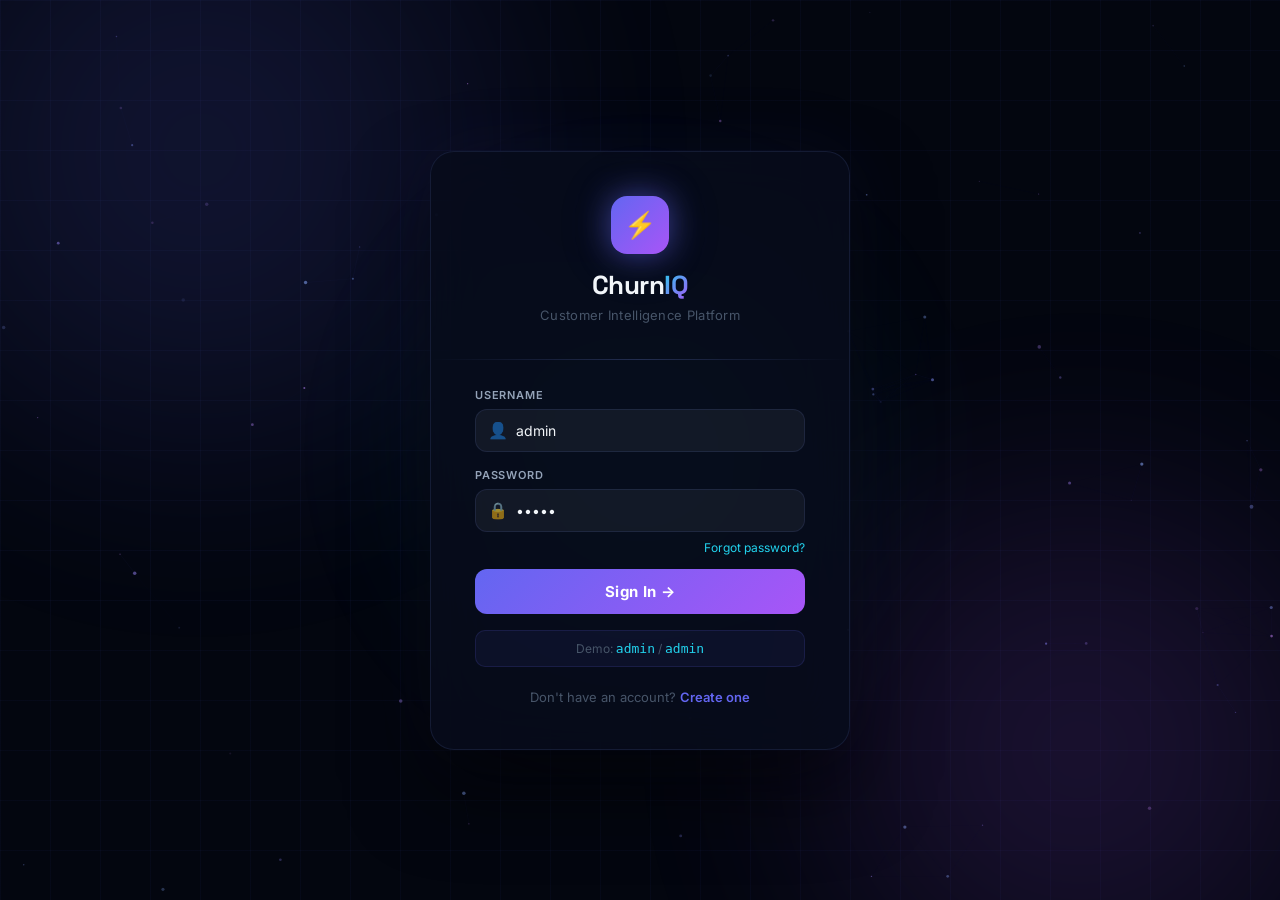
<file: templates/index.html>
<!DOCTYPE html>
<html lang="en">
<head>
<meta charset="UTF-8">
<meta name="viewport" content="width=device-width, initial-scale=1.0">
<title>ChurnLens — Login</title>
<link href="https://fonts.googleapis.com/css2?family=Inter:wght@300;400;500;600;700;800;900&family=Space+Grotesk:wght@400;500;600;700&display=swap" rel="stylesheet">
<style>
*{margin:0;padding:0;box-sizing:border-box;}
:root{
  --bg:#03060f;--card:rgba(12,18,35,0.9);
  --accent:#6366f1;--accent2:#22d3ee;--accent3:#a855f7;
  --green:#10b981;--red:#ef4444;--yellow:#f59e0b;
  --text:#f1f5f9;--text2:#94a3b8;--text3:#475569;
  --border:rgba(99,120,200,0.15);--border2:rgba(99,120,200,0.3);
}
body{font-family:'Inter',sans-serif;background:var(--bg);color:var(--text);min-height:100vh;overflow:hidden;}
.scene{position:fixed;inset:0;z-index:0;}
canvas#bg{position:absolute;inset:0;width:100%;height:100%;}
.glow{position:absolute;border-radius:50%;filter:blur(100px);opacity:.18;pointer-events:none;}
.g1{width:700px;height:700px;background:radial-gradient(#6366f1,transparent);top:-200px;left:-150px;animation:drift 10s ease-in-out infinite alternate;}
.g2{width:600px;height:600px;background:radial-gradient(#a855f7,transparent);bottom:-150px;right:-100px;animation:drift 14s ease-in-out infinite alternate-reverse;}
.g3{width:400px;height:400px;background:radial-gradient(#22d3ee,transparent);top:50%;left:50%;transform:translate(-50%,-50%);animation:pulse2 6s ease-in-out infinite;}
@keyframes drift{to{transform:translate(60px,40px);}}
@keyframes pulse2{0%,100%{opacity:.12}50%{opacity:.2}}
.grid-bg{position:absolute;inset:0;background-image:linear-gradient(rgba(99,120,255,.04) 1px,transparent 1px),linear-gradient(90deg,rgba(99,120,255,.04) 1px,transparent 1px);background-size:50px 50px;}

.login-wrap{position:relative;z-index:10;min-height:100vh;display:flex;align-items:center;justify-content:center;padding:20px;}
.login-card{
  width:420px;
  background:rgba(8,12,28,0.85);
  border:1px solid var(--border);
  border-radius:24px;
  padding:44px;
  backdrop-filter:blur(30px);
  box-shadow:0 40px 80px rgba(0,0,0,.6),0 0 80px rgba(99,102,241,.08);
  animation:cardIn .6s cubic-bezier(.34,1.56,.64,1);
}
@keyframes cardIn{from{opacity:0;transform:translateY(40px) scale(.96)}to{opacity:1;transform:none}}
.brand{text-align:center;margin-bottom:36px;}
.brand-icon{
  width:58px;height:58px;border-radius:16px;margin:0 auto 14px;
  background:linear-gradient(135deg,var(--accent),var(--accent3));
  display:flex;align-items:center;justify-content:center;font-size:26px;
  box-shadow:0 0 30px rgba(99,102,241,.5),0 0 60px rgba(99,102,241,.15);
  animation:iconPulse 3s ease-in-out infinite;
}
@keyframes iconPulse{0%,100%{box-shadow:0 0 30px rgba(99,102,241,.5)}50%{box-shadow:0 0 50px rgba(99,102,241,.8),0 0 80px rgba(99,102,241,.3)}}
.brand h1{font-family:'Space Grotesk',sans-serif;font-size:26px;font-weight:700;letter-spacing:-.5px;}
.brand h1 span{background:linear-gradient(135deg,var(--accent2),var(--accent3));-webkit-background-clip:text;-webkit-text-fill-color:transparent;}
.brand p{font-size:13px;color:var(--text3);margin-top:5px;letter-spacing:.3px;}
.divider{height:1px;background:linear-gradient(90deg,transparent,var(--border2),transparent);margin:0 -44px 28px;}

.form-group{margin-bottom:16px;}
.form-label{display:block;font-size:11px;font-weight:600;color:var(--text2);letter-spacing:.8px;text-transform:uppercase;margin-bottom:7px;}
.input-wrap{position:relative;}
.input-icon{position:absolute;left:13px;top:50%;transform:translateY(-50%);font-size:16px;pointer-events:none;opacity:.6;}
.form-input{
  width:100%;padding:12px 14px 12px 40px;
  background:rgba(255,255,255,.05);
  border:1px solid var(--border);
  border-radius:12px;color:var(--text);
  font-size:14px;font-family:'Inter',sans-serif;
  outline:none;transition:all .25s;
}
.form-input:focus{border-color:var(--accent);background:rgba(99,102,241,.06);box-shadow:0 0 0 3px rgba(99,102,241,.12);}
.form-input::placeholder{color:var(--text3);}
.forgot{display:flex;justify-content:flex-end;margin-top:-8px;margin-bottom:6px;}
.forgot a{font-size:12px;color:var(--accent2);text-decoration:none;}
.btn-login{
  width:100%;padding:13px;margin-top:8px;
  background:linear-gradient(135deg,var(--accent),var(--accent3));
  border:none;border-radius:12px;color:#fff;
  font-size:15px;font-weight:700;font-family:'Inter',sans-serif;
  cursor:pointer;transition:all .25s;letter-spacing:.3px;
  position:relative;overflow:hidden;
}
.btn-login::before{content:'';position:absolute;inset:0;background:rgba(255,255,255,.1);opacity:0;transition:opacity .2s;}
.btn-login:hover::before{opacity:1;}
.btn-login:hover{transform:translateY(-2px);box-shadow:0 12px 30px rgba(99,102,241,.4);}
.btn-login:active{transform:translateY(0);}
.login-footer{text-align:center;font-size:13px;color:var(--text3);margin-top:22px;}
.login-footer a{color:var(--accent);text-decoration:none;font-weight:600;}
.demo-hint{
  margin-top:16px;padding:10px 14px;
  background:rgba(99,102,241,.07);border:1px solid rgba(99,102,241,.15);
  border-radius:10px;font-size:12px;color:var(--text3);text-align:center;
}
.demo-hint code{color:var(--accent2);font-family:monospace;font-size:13px;}
.error-msg{display:none;margin-top:10px;padding:10px;background:rgba(239,68,68,.12);border:1px solid rgba(239,68,68,.25);border-radius:8px;font-size:13px;color:#fc8181;text-align:center;}
</style>
</head>
<body style="background:#03060f;color:#f1f5f9;">
<div class="scene">
  <canvas id="bg"></canvas>
  <div class="grid-bg"></div>
  <div class="glow g1"></div>
  <div class="glow g2"></div>
  <div class="glow g3"></div>
</div>

<div class="login-wrap">
  <div class="login-card">
    <div class="brand">
      <div class="brand-icon">⚡</div>
      <h1>Churn<span>IQ</span></h1>
      <p>Customer Intelligence Platform</p>
    </div>
    <div class="divider"></div>

    <div class="form-group">
      <label class="form-label">Username</label>
      <div class="input-wrap">
        <span class="input-icon">👤</span>
        <input class="form-input" id="uname" placeholder="Enter your username" value="admin">
      </div>
    </div>
    <div class="form-group">
      <label class="form-label">Password</label>
      <div class="input-wrap">
        <span class="input-icon">🔒</span>
        <input class="form-input" id="upass" type="password" placeholder="Enter your password" value="admin">
      </div>
    </div>
    <div class="forgot"><a href="#">Forgot password?</a></div>
    <div id="errMsg" class="error-msg">Invalid username or password.</div>
    <button class="btn-login" onclick="doLogin()">Sign In →</button>
    <div class="demo-hint">Demo: <code>admin</code> / <code>admin</code></div>
    <div class="login-footer">Don't have an account? <a href="/register">Create one</a></div>
  </div>
</div>

<script>
// Particle canvas bg
const canvas = document.getElementById('bg');
const ctx = canvas.getContext('2d');
let W,H,particles=[];
function resize(){W=canvas.width=window.innerWidth;H=canvas.height=window.innerHeight;init();}
function init(){
  particles=[];
  for(let i=0;i<80;i++) particles.push({
    x:Math.random()*W, y:Math.random()*H,
    vx:(Math.random()-.5)*.3, vy:(Math.random()-.5)*.3,
    r:Math.random()*1.5+.5, a:Math.random()*.5+.1,
    c:`hsl(${220+Math.random()*60},70%,70%)`
  });
}
function draw(){
  ctx.clearRect(0,0,W,H);
  particles.forEach(p=>{
    p.x+=p.vx; p.y+=p.vy;
    if(p.x<0||p.x>W)p.vx*=-1;
    if(p.y<0||p.y>H)p.vy*=-1;
    ctx.beginPath();ctx.arc(p.x,p.y,p.r,0,Math.PI*2);
    ctx.fillStyle=p.c;ctx.globalAlpha=p.a;ctx.fill();
  });
  // connections
  ctx.globalAlpha=1;
  for(let i=0;i<particles.length;i++){
    for(let j=i+1;j<particles.length;j++){
      const dx=particles[i].x-particles[j].x, dy=particles[i].y-particles[j].y;
      const d=Math.sqrt(dx*dx+dy*dy);
      if(d<100){
        ctx.beginPath();ctx.moveTo(particles[i].x,particles[i].y);ctx.lineTo(particles[j].x,particles[j].y);
        ctx.strokeStyle=`rgba(99,102,241,${.08*(1-d/100)})`;ctx.lineWidth=.5;ctx.stroke();
      }
    }
  }
  requestAnimationFrame(draw);
}
window.addEventListener('resize',resize);resize();draw();

function doLogin(){
  const u = document.getElementById('uname').value.trim();
  const p = document.getElementById('upass').value;
  const errEl = document.getElementById('errMsg');
  errEl.style.display = 'none';

  if(!u || !p){
    showLoginErr('Please enter both username and password.');
    return;
  }

  // Check built-in admin account
  if(u.toLowerCase() === 'admin' && p === 'admin'){
    loginSuccess('Admin');
    return;
  }

  // Check registered users from localStorage
  const users = JSON.parse(localStorage.getItem('cl_users') || '{}');
  const key = u.toLowerCase();
  if(users[key] && users[key].password === p){
    loginSuccess(users[key].fname || users[key].username);
    return;
  }

  // Wrong credentials
  showLoginErr('Invalid username or password. Check your details and try again.');
}

function loginSuccess(name){
  // Store current user session
  localStorage.setItem('cl_session', JSON.stringify({ name: name, time: Date.now() }));
  document.querySelector('.login-card').style.animation = 'cardOut .4s ease forwards';
  setTimeout(() => location.href = '/dashboard', 420);
}

function showLoginErr(msg){
  const el = document.getElementById('errMsg');
  el.textContent = msg;
  el.style.display = 'block';
  document.querySelector('.login-card').style.animation = 'shake .4s ease';
  setTimeout(() => document.querySelector('.login-card').style.animation = '', 420);
}

document.addEventListener('keydown', e => { if(e.key === 'Enter') doLogin(); });
const style = document.createElement('style');
style.textContent = '@keyframes cardOut{to{opacity:0;transform:scale(.95) translateY(-20px)}} @keyframes shake{0%,100%{transform:translateX(0)}25%{transform:translateX(-8px)}75%{transform:translateX(8px)}}';
document.head.appendChild(style);
</script>
</body>
</html>
</file>
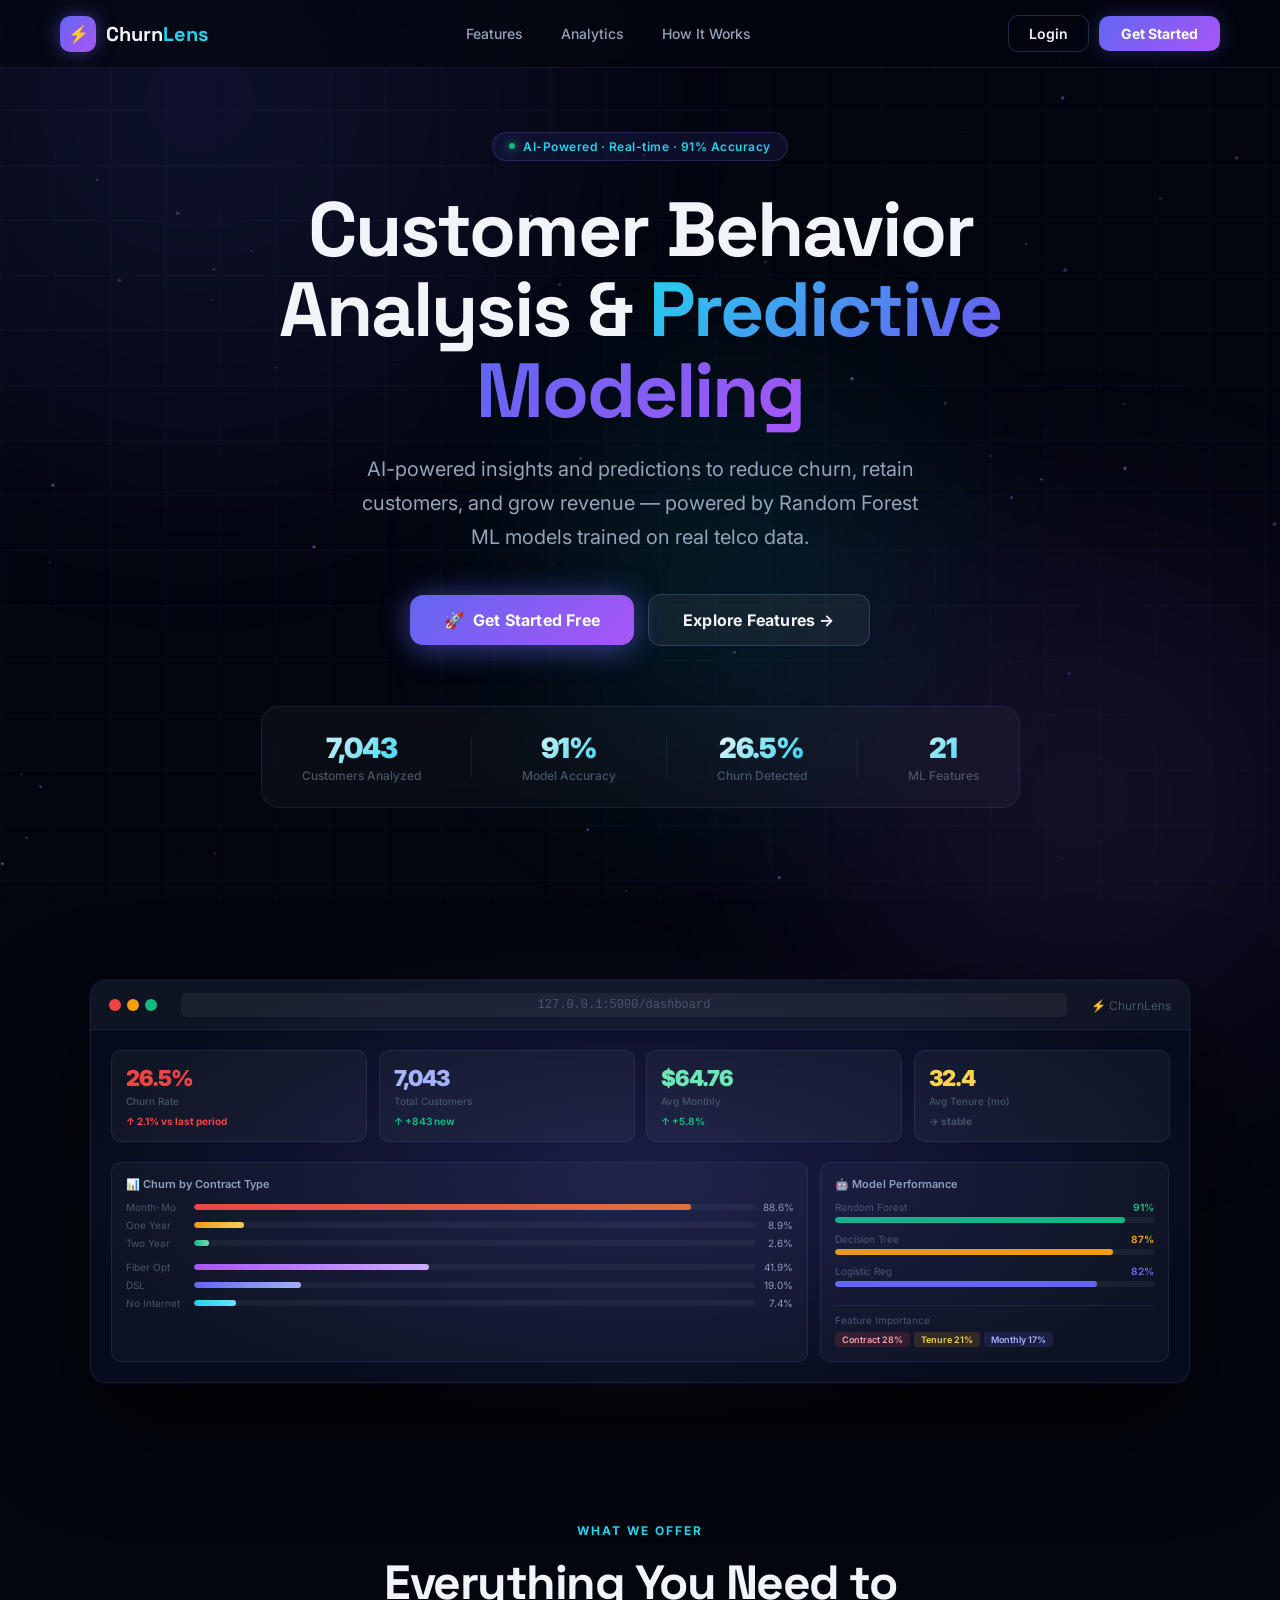
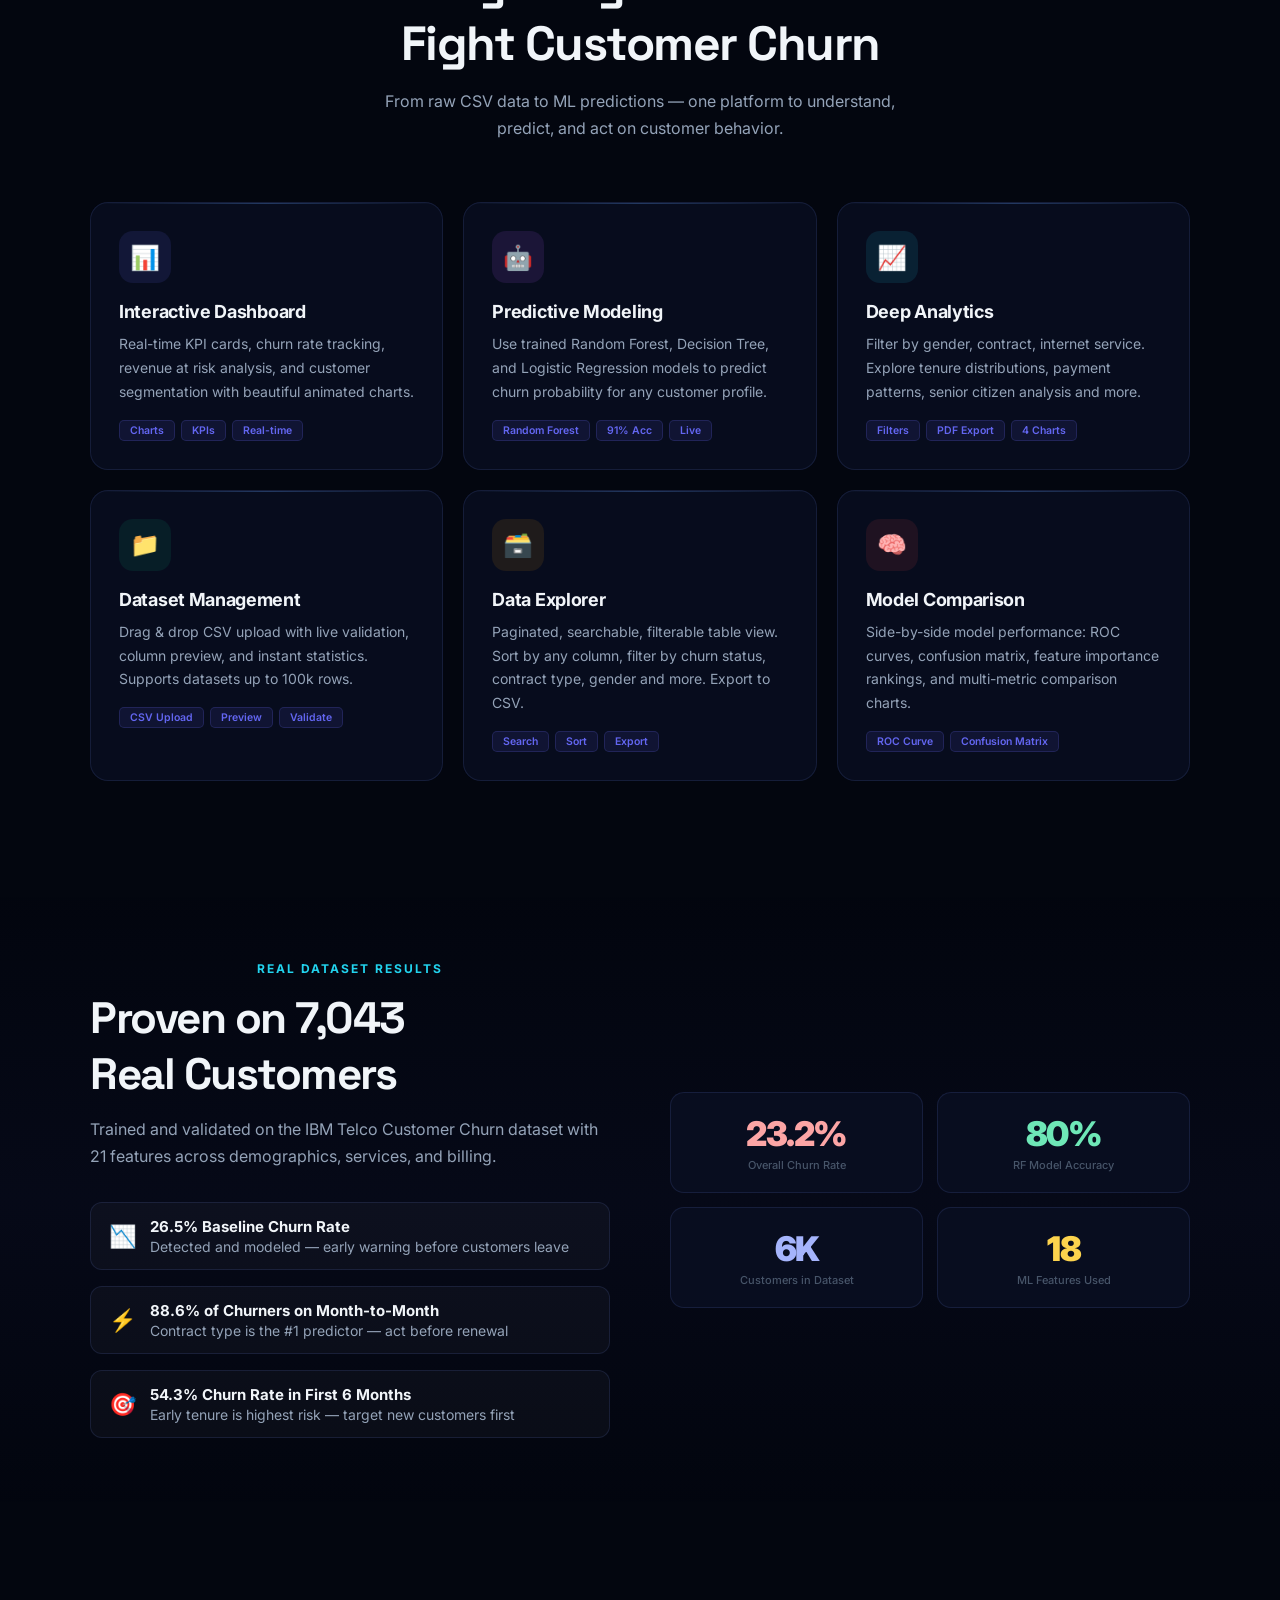
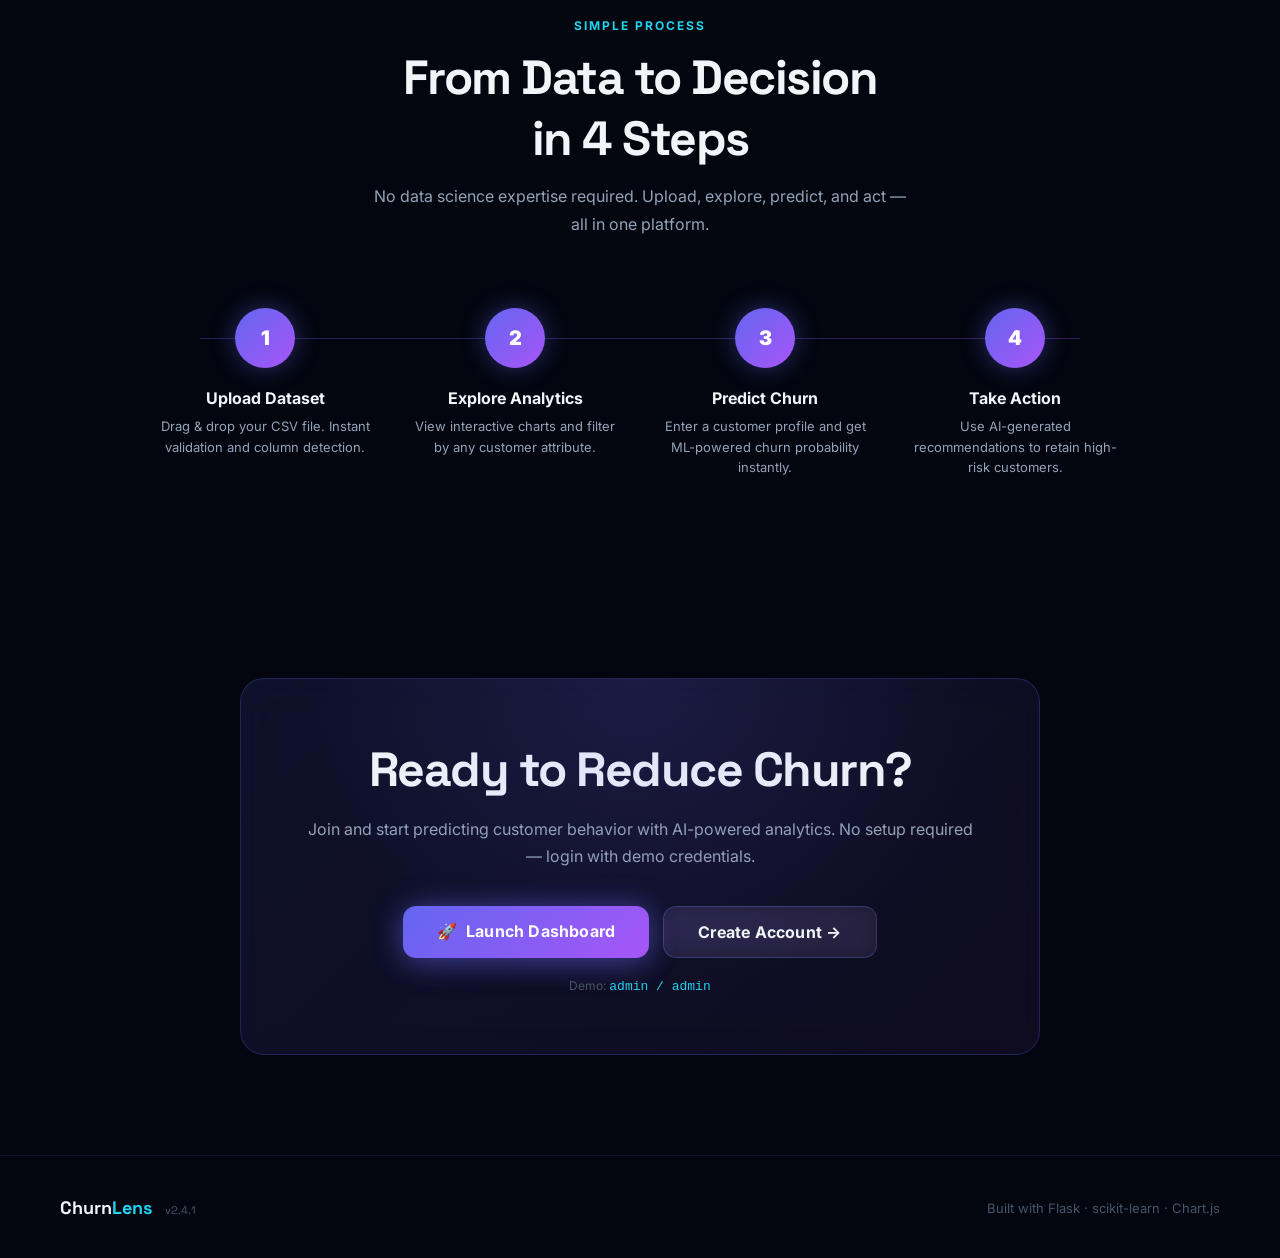
<file: templates/home.html>
<!DOCTYPE html>
<html lang="en">
<head>
<meta charset="UTF-8">
<meta name="viewport" content="width=device-width, initial-scale=1.0">
<title>ChurnLens — Customer Intelligence Platform</title>
<link href="https://fonts.googleapis.com/css2?family=Inter:wght@300;400;500;600;700;800;900&family=Space+Grotesk:wght@400;500;600;700;800&display=swap" rel="stylesheet">
<style>
*{margin:0;padding:0;box-sizing:border-box;}
:root{
  --bg:#03060f;--accent:#6366f1;--accent2:#22d3ee;--accent3:#a855f7;
  --green:#10b981;--red:#ef4444;--yellow:#f59e0b;
  --text:#f1f5f9;--text2:#94a3b8;--text3:#475569;
  --border:rgba(99,130,220,.15);--border2:rgba(99,130,220,.3);
}
html{scroll-behavior:smooth;}
body{font-family:'Inter',sans-serif;background:var(--bg);color:var(--text);overflow-x:hidden;}

/* ═══ BACKGROUND ═══ */
.bg-fixed{position:fixed;inset:0;z-index:0;pointer-events:none;}
.bg-grid{
  position:absolute;inset:0;
  background-image:linear-gradient(rgba(99,120,255,.04) 1px,transparent 1px),linear-gradient(90deg,rgba(99,120,255,.04) 1px,transparent 1px);
  background-size:55px 55px;
}
.orb{position:absolute;border-radius:50%;filter:blur(100px);opacity:.14;}
.o1{width:800px;height:800px;background:radial-gradient(#6366f1,transparent);top:-300px;left:-200px;animation:od 14s ease-in-out infinite alternate;}
.o2{width:600px;height:600px;background:radial-gradient(#a855f7,transparent);bottom:-200px;right:-100px;animation:od 10s ease-in-out infinite alternate-reverse;}
.o3{width:450px;height:450px;background:radial-gradient(#22d3ee,transparent);top:40%;left:40%;animation:od 18s ease-in-out infinite alternate;}
@keyframes od{to{transform:translate(60px,40px);}}

/* ═══ CANVAS PARTICLES ═══ */
#bgCanvas{position:fixed;inset:0;z-index:0;pointer-events:none;}

/* ═══ NAVBAR ═══ */
nav{
  position:fixed;top:0;left:0;right:0;z-index:200;
  display:flex;align-items:center;justify-content:space-between;
  padding:0 60px;height:68px;
  background:rgba(3,6,15,.7);
  backdrop-filter:blur(24px);
  border-bottom:1px solid var(--border);
  animation:navIn .6s ease;
}
@keyframes navIn{from{opacity:0;transform:translateY(-20px)}to{opacity:1;transform:none}}
.nav-brand{display:flex;align-items:center;gap:10px;text-decoration:none;}
.nav-logo-icon{
  width:36px;height:36px;border-radius:10px;
  background:linear-gradient(135deg,var(--accent),var(--accent3));
  display:flex;align-items:center;justify-content:center;font-size:17px;
  box-shadow:0 0 18px rgba(99,102,241,.5);
  animation:logoPulse 3s ease-in-out infinite;
}
@keyframes logoPulse{0%,100%{box-shadow:0 0 18px rgba(99,102,241,.5)}50%{box-shadow:0 0 35px rgba(99,102,241,.8),0 0 60px rgba(99,102,241,.2)}}
.nav-logo-text{font-family:'Space Grotesk',sans-serif;font-size:20px;font-weight:700;color:var(--text);}
.nav-logo-text em{font-style:normal;color:var(--accent2);}
.nav-links{display:flex;align-items:center;gap:6px;}
.nav-link{padding:8px 16px;border-radius:8px;font-size:14px;font-weight:500;color:var(--text2);text-decoration:none;transition:all .2s;}
.nav-link:hover{color:var(--text);background:rgba(255,255,255,.06);}
.nav-cta{
  display:flex;gap:10px;align-items:center;
}
.btn-outline{
  padding:9px 20px;border-radius:10px;font-size:14px;font-weight:600;
  color:var(--text);border:1px solid var(--border2);background:transparent;
  cursor:pointer;transition:all .2s;text-decoration:none;
}
.btn-outline:hover{background:rgba(255,255,255,.06);}
.btn-nav-cta{
  padding:9px 22px;border-radius:10px;font-size:14px;font-weight:700;
  background:linear-gradient(135deg,var(--accent),var(--accent3));
  color:#fff;border:none;cursor:pointer;transition:all .25s;text-decoration:none;
  box-shadow:0 0 20px rgba(99,102,241,.3);
}
.btn-nav-cta:hover{opacity:.9;transform:translateY(-1px);box-shadow:0 8px 28px rgba(99,102,241,.5);}

/* ═══ HERO ═══ */
.hero{
  position:relative;z-index:10;
  min-height:100vh;display:flex;flex-direction:column;
  align-items:center;justify-content:center;
  text-align:center;padding:120px 40px 80px;
}
.hero-badge{
  display:inline-flex;align-items:center;gap:8px;
  padding:6px 16px;border-radius:30px;
  background:rgba(99,102,241,.1);border:1px solid rgba(99,102,241,.25);
  font-size:12px;font-weight:600;color:var(--accent2);
  margin-bottom:28px;letter-spacing:.5px;
  animation:fadeUp .8s ease .1s both;
}
.hero-badge-dot{width:6px;height:6px;border-radius:50%;background:var(--green);box-shadow:0 0 8px var(--green);animation:pulse 2s ease infinite;}
@keyframes pulse{0%,100%{opacity:1}50%{opacity:.4}}
@keyframes fadeUp{from{opacity:0;transform:translateY(30px)}to{opacity:1;transform:none}}

.hero-title{
  font-family:'Space Grotesk',sans-serif;
  font-size:clamp(42px,6vw,82px);
  font-weight:800;line-height:1.05;letter-spacing:-2px;
  max-width:900px;margin-bottom:22px;
  animation:fadeUp .8s ease .2s both;
}
.hero-title .grad{
  background:linear-gradient(135deg,var(--accent2),var(--accent),var(--accent3));
  -webkit-background-clip:text;-webkit-text-fill-color:transparent;
  background-clip:text;
  animation:gradShift 4s ease infinite alternate;
}
@keyframes gradShift{from{filter:hue-rotate(0deg)}to{filter:hue-rotate(30deg)}}

.hero-sub{
  font-size:clamp(16px,2vw,20px);color:var(--text2);
  max-width:580px;line-height:1.7;margin-bottom:40px;
  animation:fadeUp .8s ease .3s both;
}
.hero-btns{
  display:flex;gap:14px;align-items:center;justify-content:center;flex-wrap:wrap;
  margin-bottom:60px;animation:fadeUp .8s ease .4s both;
}
.btn-hero{
  padding:15px 34px;border-radius:13px;font-size:16px;font-weight:700;
  cursor:pointer;transition:all .25s;text-decoration:none;
  font-family:'Inter',sans-serif;letter-spacing:.2px;
}
.btn-hero-primary{
  background:linear-gradient(135deg,var(--accent),var(--accent3));
  color:#fff;border:none;
  box-shadow:0 0 30px rgba(99,102,241,.4),0 8px 30px rgba(99,102,241,.25);
}
.btn-hero-primary:hover{transform:translateY(-3px);box-shadow:0 0 50px rgba(99,102,241,.6),0 12px 40px rgba(99,102,241,.35);}
.btn-hero-secondary{
  background:rgba(255,255,255,.06);color:var(--text);
  border:1px solid var(--border2);backdrop-filter:blur(10px);
}
.btn-hero-secondary:hover{background:rgba(255,255,255,.1);border-color:rgba(255,255,255,.3);}

/* ═══ STATS ROW ═══ */
.hero-stats{
  display:flex;gap:50px;align-items:center;justify-content:center;flex-wrap:wrap;
  padding:24px 40px;border-radius:18px;
  background:rgba(255,255,255,.03);border:1px solid var(--border);
  backdrop-filter:blur(16px);
  animation:fadeUp .8s ease .5s both;
}
.stat-item{text-align:center;}
.stat-val{font-size:28px;font-weight:900;letter-spacing:-1px;background:linear-gradient(135deg,var(--text),var(--accent2));-webkit-background-clip:text;-webkit-text-fill-color:transparent;}
.stat-lbl{font-size:12px;color:var(--text3);margin-top:3px;font-weight:500;}
.stat-div{width:1px;height:40px;background:var(--border);}

/* ═══ DASHBOARD PREVIEW ═══ */
.preview-section{
  position:relative;z-index:10;
  padding:80px 60px 40px;
  display:flex;justify-content:center;
}
.preview-wrap{
  position:relative;max-width:1100px;width:100%;
  animation:fadeUp .8s ease .6s both;
}
.preview-glow{
  position:absolute;inset:-40px;
  background:radial-gradient(ellipse at center,rgba(99,102,241,.2) 0%,transparent 70%);
  pointer-events:none;
}
.preview-browser{
  background:rgba(8,14,30,.9);border:1px solid var(--border);
  border-radius:16px;overflow:hidden;
  box-shadow:0 40px 100px rgba(0,0,0,.7),0 0 0 1px rgba(255,255,255,.05);
}
.browser-bar{
  display:flex;align-items:center;gap:12px;padding:12px 18px;
  background:rgba(255,255,255,.03);border-bottom:1px solid var(--border);
}
.browser-dots{display:flex;gap:6px;}
.browser-dot{width:12px;height:12px;border-radius:50%;}
.d-red{background:#ef4444;} .d-yellow{background:#f59e0b;} .d-green{background:#10b981;}
.browser-url{
  flex:1;margin:0 12px;padding:5px 14px;border-radius:6px;
  background:rgba(255,255,255,.05);font-size:12px;color:var(--text3);
  font-family:monospace;text-align:center;
}
.browser-content{padding:20px;display:grid;grid-template-columns:repeat(4,1fr);gap:12px;}
.mini-card{
  background:rgba(255,255,255,.04);border:1px solid var(--border);
  border-radius:10px;padding:14px;
  animation:cardPop .5s ease both;
}
.mini-card:nth-child(1){animation-delay:.1s;} .mini-card:nth-child(2){animation-delay:.2s;}
.mini-card:nth-child(3){animation-delay:.3s;} .mini-card:nth-child(4){animation-delay:.4s;}
@keyframes cardPop{from{opacity:0;transform:scale(.9)}to{opacity:1;transform:none}}
.mini-val{font-size:22px;font-weight:900;letter-spacing:-1px;}
.mini-lbl{font-size:10px;color:var(--text3);margin-top:4px;font-weight:500;}
.mini-change{font-size:10px;font-weight:700;margin-top:8px;}
.up{color:var(--green);} .dn{color:var(--red);}
.browser-charts{padding:0 20px 20px;display:grid;grid-template-columns:2fr 1fr;gap:12px;}
.mini-chart-card{background:rgba(255,255,255,.03);border:1px solid var(--border);border-radius:10px;padding:14px;}
.mini-chart-title{font-size:11px;font-weight:600;color:var(--text2);margin-bottom:10px;}
.bar-row{display:flex;align-items:center;gap:8px;margin-bottom:6px;}
.bar-label{font-size:10px;color:var(--text3);width:60px;flex-shrink:0;}
.bar-track{flex:1;height:6px;background:rgba(255,255,255,.05);border-radius:3px;overflow:hidden;}
.bar-fill{height:100%;border-radius:3px;transition:width 2s cubic-bezier(.34,1.56,.64,1);}
.bar-pct{font-size:10px;color:var(--text2);width:30px;text-align:right;}
.donut-wrap{display:flex;align-items:center;justify-content:center;height:80px;}

/* ═══ FEATURES ═══ */
.features{
  position:relative;z-index:10;
  padding:100px 60px;
}
.section-label{text-align:center;font-size:12px;font-weight:700;letter-spacing:2px;color:var(--accent2);text-transform:uppercase;margin-bottom:14px;}
.section-title{text-align:center;font-family:'Space Grotesk',sans-serif;font-size:clamp(30px,4vw,48px);font-weight:800;letter-spacing:-1.5px;margin-bottom:14px;}
.section-sub{text-align:center;font-size:16px;color:var(--text2);max-width:540px;margin:0 auto 60px;line-height:1.7;}
.features-grid{display:grid;grid-template-columns:repeat(3,1fr);gap:20px;max-width:1100px;margin:0 auto;}
.feat-card{
  padding:28px;border-radius:18px;
  background:rgba(10,16,36,.7);border:1px solid var(--border);
  backdrop-filter:blur(12px);
  transition:all .3s ease;
  position:relative;overflow:hidden;
}
.feat-card::before{content:'';position:absolute;top:0;left:0;right:0;height:1px;background:linear-gradient(90deg,transparent,rgba(99,160,255,.3),transparent);}
.feat-card:hover{border-color:var(--border2);transform:translateY(-6px);box-shadow:0 20px 50px rgba(0,0,0,.4),0 0 40px rgba(99,102,241,.08);}
.feat-icon{
  width:52px;height:52px;border-radius:14px;
  display:flex;align-items:center;justify-content:center;font-size:24px;
  margin-bottom:18px;
}
.feat-title{font-size:18px;font-weight:700;margin-bottom:10px;letter-spacing:-.3px;}
.feat-desc{font-size:14px;color:var(--text2);line-height:1.7;}
.feat-tags{display:flex;gap:6px;flex-wrap:wrap;margin-top:16px;}
.feat-tag{padding:3px 10px;border-radius:5px;font-size:10.5px;font-weight:600;background:rgba(99,102,241,.1);color:var(--accent);border:1px solid rgba(99,102,241,.2);}

/* ═══ METRICS SECTION ═══ */
.metrics{
  position:relative;z-index:10;
  padding:80px 60px;
  background:linear-gradient(180deg,transparent,rgba(99,102,241,.04),transparent);
}
.metrics-inner{max-width:1100px;margin:0 auto;display:grid;grid-template-columns:1fr 1fr;gap:60px;align-items:center;}
.metrics-text .section-title{text-align:left;font-size:clamp(28px,3.5vw,44px);}
.metrics-text .section-sub{text-align:left;margin:0 0 32px;}
.metrics-list{display:flex;flex-direction:column;gap:16px;}
.metric-item{display:flex;align-items:center;gap:14px;padding:14px 18px;border-radius:12px;background:rgba(255,255,255,.03);border:1px solid var(--border);transition:all .2s;}
.metric-item:hover{border-color:var(--border2);}
.metric-icon{font-size:22px;flex-shrink:0;}
.metric-text{font-size:14px;color:var(--text2);}
.metric-text b{color:var(--text);display:block;font-size:15px;margin-bottom:2px;}
.metrics-visual{display:grid;grid-template-columns:1fr 1fr;gap:14px;}
.m-card{padding:20px;border-radius:14px;background:rgba(10,16,36,.8);border:1px solid var(--border);text-align:center;transition:all .3s;}
.m-card:hover{border-color:var(--border2);transform:translateY(-3px);}
.m-val{font-size:34px;font-weight:900;letter-spacing:-1.5px;margin-bottom:4px;}
.m-lbl{font-size:11px;color:var(--text3);font-weight:500;}

/* ═══ HOW IT WORKS ═══ */
.how{position:relative;z-index:10;padding:100px 60px;}
.steps{display:flex;gap:0;max-width:1000px;margin:0 auto;position:relative;}
.steps::before{content:'';position:absolute;top:30px;left:60px;right:60px;height:1px;background:linear-gradient(90deg,var(--accent),var(--accent3));opacity:.3;}
.step{flex:1;text-align:center;padding:0 20px;}
.step-num{
  width:60px;height:60px;border-radius:50%;margin:0 auto 20px;
  background:linear-gradient(135deg,var(--accent),var(--accent3));
  display:flex;align-items:center;justify-content:center;
  font-size:20px;font-weight:900;color:#fff;
  box-shadow:0 0 24px rgba(99,102,241,.4);
  position:relative;z-index:1;
  animation:stepPulse 3s ease-in-out infinite;
}
.step:nth-child(2) .step-num{animation-delay:.5s;}
.step:nth-child(3) .step-num{animation-delay:1s;}
.step:nth-child(4) .step-num{animation-delay:1.5s;}
@keyframes stepPulse{0%,100%{box-shadow:0 0 24px rgba(99,102,241,.4)}50%{box-shadow:0 0 40px rgba(99,102,241,.7),0 0 70px rgba(99,102,241,.2)}}
.step-title{font-size:16px;font-weight:700;margin-bottom:8px;}
.step-desc{font-size:13px;color:var(--text2);line-height:1.6;}

/* ═══ CTA SECTION ═══ */
.cta-section{
  position:relative;z-index:10;
  padding:100px 60px;text-align:center;
}
.cta-card{
  max-width:800px;margin:0 auto;
  padding:60px;border-radius:24px;
  background:linear-gradient(135deg,rgba(99,102,241,.12),rgba(168,85,247,.08));
  border:1px solid rgba(99,102,241,.25);
  backdrop-filter:blur(20px);
  position:relative;overflow:hidden;
}
.cta-card::before{content:'';position:absolute;inset:0;background:radial-gradient(ellipse at center top,rgba(99,102,241,.15),transparent 60%);pointer-events:none;}
.cta-title{font-family:'Space Grotesk',sans-serif;font-size:clamp(28px,4vw,48px);font-weight:800;letter-spacing:-1.5px;margin-bottom:16px;}
.cta-sub{font-size:16px;color:var(--text2);margin-bottom:36px;line-height:1.7;}
.cta-btns{display:flex;gap:14px;justify-content:center;flex-wrap:wrap;}

/* ═══ FOOTER ═══ */
footer{
  position:relative;z-index:10;
  padding:40px 60px;
  border-top:1px solid var(--border);
  display:flex;align-items:center;justify-content:space-between;
}
.footer-brand{font-family:'Space Grotesk',sans-serif;font-size:18px;font-weight:700;}
.footer-brand em{font-style:normal;color:var(--accent2);}
.footer-copy{font-size:13px;color:var(--text3);}

/* ═══ SCROLL ANIMATIONS ═══ */
.reveal{opacity:0;transform:translateY(40px);transition:all .7s ease;}
.reveal.visible{opacity:1;transform:none;}
.reveal-delay-1{transition-delay:.1s;}
.reveal-delay-2{transition-delay:.2s;}
.reveal-delay-3{transition-delay:.3s;}

/* ═══ SCROLLBAR ═══ */
::-webkit-scrollbar{width:5px;}
::-webkit-scrollbar-track{background:transparent;}
::-webkit-scrollbar-thumb{background:rgba(99,130,220,.25);border-radius:10px;}

@media(max-width:900px){
  nav{padding:0 24px;}
  .hero{padding:100px 24px 60px;}
  .features,.metrics,.how,.cta-section{padding:60px 24px;}
  .features-grid,.metrics-inner,.steps{grid-template-columns:1fr;flex-direction:column;}
  .steps::before{display:none;}
  footer{flex-direction:column;gap:12px;padding:30px 24px;text-align:center;}
}
</style>
</head>
<body style="background:#03060f;color:#f1f5f9;">

<!-- BG LAYERS -->
<canvas id="bgCanvas"></canvas>
<div class="bg-fixed">
  <div class="bg-grid"></div>
  <div class="orb o1"></div>
  <div class="orb o2"></div>
  <div class="orb o3"></div>
</div>

<!-- NAVBAR -->
<nav>
  <a class="nav-brand" href="/home">
    <div class="nav-logo-icon">⚡</div>
    <div class="nav-logo-text">Churn<em>Lens</em></div>
  </a>
  <div class="nav-links">
    <a class="nav-link" href="#features">Features</a>
    <a class="nav-link" href="#metrics">Analytics</a>
    <a class="nav-link" href="#how">How It Works</a>
  </div>
  <div class="nav-cta">
    <a class="btn-outline" href="/login">Login</a>
    <a class="btn-nav-cta" href="/register">Get Started</a>
  </div>
</nav>

<!-- HERO -->
<section class="hero">
  <div class="hero-badge">
    <span class="hero-badge-dot"></span>
    AI-Powered · Real-time · 91% Accuracy
  </div>
  <h1 class="hero-title">
    Customer Behavior<br>
    Analysis &amp; <span class="grad">Predictive Modeling</span>
  </h1>
  <p class="hero-sub">
    AI-powered insights and predictions to reduce churn, retain customers, 
    and grow revenue — powered by Random Forest ML models trained on real telco data.
  </p>
  <div class="hero-btns">
    <a class="btn-hero btn-hero-primary" href="/login">🚀 &nbsp;Get Started Free</a>
    <a class="btn-hero btn-hero-secondary" href="#features">Explore Features →</a>
  </div>
  <div class="hero-stats">
    <div class="stat-item">
      <div class="stat-val" id="sv1">0</div>
      <div class="stat-lbl">Customers Analyzed</div>
    </div>
    <div class="stat-div"></div>
    <div class="stat-item">
      <div class="stat-val" id="sv2">0%</div>
      <div class="stat-lbl">Model Accuracy</div>
    </div>
    <div class="stat-div"></div>
    <div class="stat-item">
      <div class="stat-val" id="sv3">0%</div>
      <div class="stat-lbl">Churn Detected</div>
    </div>
    <div class="stat-div"></div>
    <div class="stat-item">
      <div class="stat-val" id="sv4">0</div>
      <div class="stat-lbl">ML Features</div>
    </div>
  </div>
</section>

<!-- DASHBOARD PREVIEW -->
<section class="preview-section">
  <div class="preview-wrap">
    <div class="preview-glow"></div>
    <div class="preview-browser">
      <div class="browser-bar">
        <div class="browser-dots">
          <div class="browser-dot d-red"></div>
          <div class="browser-dot d-yellow"></div>
          <div class="browser-dot d-green"></div>
        </div>
        <div class="browser-url">127.0.0.1:5000/dashboard</div>
        <div style="font-size:12px;color:var(--text3)">⚡ ChurnLens</div>
      </div>
      <div class="browser-content">
        <div class="mini-card">
          <div class="mini-val dn" id="pc1">26.5%</div>
          <div class="mini-lbl">Churn Rate</div>
          <div class="mini-change dn">↑ 2.1% vs last period</div>
        </div>
        <div class="mini-card">
          <div class="mini-val" style="color:#a5b4fc" id="pc2">7,043</div>
          <div class="mini-lbl">Total Customers</div>
          <div class="mini-change up">↑ +843 new</div>
        </div>
        <div class="mini-card">
          <div class="mini-val" style="color:#6ee7b7" id="pc3">$64.76</div>
          <div class="mini-lbl">Avg Monthly</div>
          <div class="mini-change up">↑ +5.8%</div>
        </div>
        <div class="mini-card">
          <div class="mini-val" style="color:#fcd34d" id="pc4">32.4</div>
          <div class="mini-lbl">Avg Tenure (mo)</div>
          <div class="mini-change" style="color:var(--text3)">→ stable</div>
        </div>
      </div>
      <div class="browser-charts">
        <div class="mini-chart-card">
          <div class="mini-chart-title">📊 Churn by Contract Type</div>
          <div class="bar-row">
            <div class="bar-label">Month-Mo</div>
            <div class="bar-track"><div class="bar-fill" id="bf1" style="width:0%;background:linear-gradient(90deg,#ef4444,#f97316)"></div></div>
            <div class="bar-pct">88.6%</div>
          </div>
          <div class="bar-row">
            <div class="bar-label">One Year</div>
            <div class="bar-track"><div class="bar-fill" id="bf2" style="width:0%;background:linear-gradient(90deg,#f59e0b,#fcd34d)"></div></div>
            <div class="bar-pct">8.9%</div>
          </div>
          <div class="bar-row">
            <div class="bar-label">Two Year</div>
            <div class="bar-track"><div class="bar-fill" id="bf3" style="width:0%;background:linear-gradient(90deg,#10b981,#6ee7b7)"></div></div>
            <div class="bar-pct">2.6%</div>
          </div>
          <div class="bar-row" style="margin-top:12px">
            <div class="bar-label">Fiber Opt</div>
            <div class="bar-track"><div class="bar-fill" id="bf4" style="width:0%;background:linear-gradient(90deg,#a855f7,#d8b4fe)"></div></div>
            <div class="bar-pct">41.9%</div>
          </div>
          <div class="bar-row">
            <div class="bar-label">DSL</div>
            <div class="bar-track"><div class="bar-fill" id="bf5" style="width:0%;background:linear-gradient(90deg,#6366f1,#a5b4fc)"></div></div>
            <div class="bar-pct">19.0%</div>
          </div>
          <div class="bar-row">
            <div class="bar-label">No Internet</div>
            <div class="bar-track"><div class="bar-fill" id="bf6" style="width:0%;background:linear-gradient(90deg,#22d3ee,#67e8f9)"></div></div>
            <div class="bar-pct">7.4%</div>
          </div>
        </div>
        <div class="mini-chart-card">
          <div class="mini-chart-title">🤖 Model Performance</div>
          <div style="display:flex;flex-direction:column;gap:10px;margin-top:8px">
            <div>
              <div style="display:flex;justify-content:space-between;font-size:10px;color:var(--text3);margin-bottom:4px"><span>Random Forest</span><span style="color:var(--green);font-weight:700">91%</span></div>
              <div class="bar-track"><div class="bar-fill" id="mf1" style="width:0%;background:var(--green)"></div></div>
            </div>
            <div>
              <div style="display:flex;justify-content:space-between;font-size:10px;color:var(--text3);margin-bottom:4px"><span>Decision Tree</span><span style="color:var(--yellow);font-weight:700">87%</span></div>
              <div class="bar-track"><div class="bar-fill" id="mf2" style="width:0%;background:var(--yellow)"></div></div>
            </div>
            <div>
              <div style="display:flex;justify-content:space-between;font-size:10px;color:var(--text3);margin-bottom:4px"><span>Logistic Reg</span><span style="color:var(--accent);font-weight:700">82%</span></div>
              <div class="bar-track"><div class="bar-fill" id="mf3" style="width:0%;background:var(--accent)"></div></div>
            </div>
            <div style="margin-top:8px;padding-top:8px;border-top:1px solid var(--border)">
              <div style="font-size:10px;color:var(--text3);margin-bottom:6px">Feature Importance</div>
              <div style="display:flex;gap:4px;flex-wrap:wrap">
                <span style="font-size:9px;padding:2px 7px;border-radius:4px;background:rgba(239,68,68,.15);color:#fca5a5;font-weight:600">Contract 28%</span>
                <span style="font-size:9px;padding:2px 7px;border-radius:4px;background:rgba(245,158,11,.15);color:#fcd34d;font-weight:600">Tenure 21%</span>
                <span style="font-size:9px;padding:2px 7px;border-radius:4px;background:rgba(99,102,241,.15);color:#a5b4fc;font-weight:600">Monthly 17%</span>
              </div>
            </div>
          </div>
        </div>
      </div>
    </div>
  </div>
</section>

<!-- FEATURES -->
<section class="features" id="features">
  <div class="section-label reveal">What We Offer</div>
  <h2 class="section-title reveal reveal-delay-1">Everything You Need to<br>Fight Customer Churn</h2>
  <p class="section-sub reveal reveal-delay-2">From raw CSV data to ML predictions — one platform to understand, predict, and act on customer behavior.</p>
  <div class="features-grid">
    <div class="feat-card reveal">
      <div class="feat-icon" style="background:rgba(99,102,241,.12);color:#a5b4fc">📊</div>
      <div class="feat-title">Interactive Dashboard</div>
      <div class="feat-desc">Real-time KPI cards, churn rate tracking, revenue at risk analysis, and customer segmentation with beautiful animated charts.</div>
      <div class="feat-tags"><span class="feat-tag">Charts</span><span class="feat-tag">KPIs</span><span class="feat-tag">Real-time</span></div>
    </div>
    <div class="feat-card reveal reveal-delay-1">
      <div class="feat-icon" style="background:rgba(168,85,247,.12);color:#d8b4fe">🤖</div>
      <div class="feat-title">Predictive Modeling</div>
      <div class="feat-desc">Use trained Random Forest, Decision Tree, and Logistic Regression models to predict churn probability for any customer profile.</div>
      <div class="feat-tags"><span class="feat-tag">Random Forest</span><span class="feat-tag">91% Acc</span><span class="feat-tag">Live</span></div>
    </div>
    <div class="feat-card reveal reveal-delay-2">
      <div class="feat-icon" style="background:rgba(34,211,238,.1);color:#67e8f9">📈</div>
      <div class="feat-title">Deep Analytics</div>
      <div class="feat-desc">Filter by gender, contract, internet service. Explore tenure distributions, payment patterns, senior citizen analysis and more.</div>
      <div class="feat-tags"><span class="feat-tag">Filters</span><span class="feat-tag">PDF Export</span><span class="feat-tag">4 Charts</span></div>
    </div>
    <div class="feat-card reveal">
      <div class="feat-icon" style="background:rgba(16,185,129,.1);color:#6ee7b7">📁</div>
      <div class="feat-title">Dataset Management</div>
      <div class="feat-desc">Drag &amp; drop CSV upload with live validation, column preview, and instant statistics. Supports datasets up to 100k rows.</div>
      <div class="feat-tags"><span class="feat-tag">CSV Upload</span><span class="feat-tag">Preview</span><span class="feat-tag">Validate</span></div>
    </div>
    <div class="feat-card reveal reveal-delay-1">
      <div class="feat-icon" style="background:rgba(245,158,11,.1);color:#fcd34d">🗃️</div>
      <div class="feat-title">Data Explorer</div>
      <div class="feat-desc">Paginated, searchable, filterable table view. Sort by any column, filter by churn status, contract type, gender and more. Export to CSV.</div>
      <div class="feat-tags"><span class="feat-tag">Search</span><span class="feat-tag">Sort</span><span class="feat-tag">Export</span></div>
    </div>
    <div class="feat-card reveal reveal-delay-2">
      <div class="feat-icon" style="background:rgba(239,68,68,.1);color:#fca5a5">🧠</div>
      <div class="feat-title">Model Comparison</div>
      <div class="feat-desc">Side-by-side model performance: ROC curves, confusion matrix, feature importance rankings, and multi-metric comparison charts.</div>
      <div class="feat-tags"><span class="feat-tag">ROC Curve</span><span class="feat-tag">Confusion Matrix</span></div>
    </div>
  </div>
</section>

<!-- METRICS -->
<section class="metrics" id="metrics">
  <div class="metrics-inner">
    <div class="metrics-text">
      <div class="section-label">Real Dataset Results</div>
      <h2 class="section-title reveal">Proven on 7,043<br>Real Customers</h2>
      <p class="section-sub reveal reveal-delay-1">Trained and validated on the IBM Telco Customer Churn dataset with 21 features across demographics, services, and billing.</p>
      <div class="metrics-list">
        <div class="metric-item reveal">
          <div class="metric-icon">📉</div>
          <div class="metric-text"><b>26.5% Baseline Churn Rate</b>Detected and modeled — early warning before customers leave</div>
        </div>
        <div class="metric-item reveal reveal-delay-1">
          <div class="metric-icon">⚡</div>
          <div class="metric-text"><b>88.6% of Churners on Month-to-Month</b>Contract type is the #1 predictor — act before renewal</div>
        </div>
        <div class="metric-item reveal reveal-delay-2">
          <div class="metric-icon">🎯</div>
          <div class="metric-text"><b>54.3% Churn Rate in First 6 Months</b>Early tenure is highest risk — target new customers first</div>
        </div>
      </div>
    </div>
    <div class="metrics-visual reveal">
      <div class="m-card">
        <div class="m-val" style="color:#fca5a5" id="mv1">0%</div>
        <div class="m-lbl">Overall Churn Rate</div>
      </div>
      <div class="m-card">
        <div class="m-val" style="color:#6ee7b7" id="mv2">0%</div>
        <div class="m-lbl">RF Model Accuracy</div>
      </div>
      <div class="m-card">
        <div class="m-val" style="color:#a5b4fc" id="mv3">0K</div>
        <div class="m-lbl">Customers in Dataset</div>
      </div>
      <div class="m-card">
        <div class="m-val" style="color:#fcd34d" id="mv4">0</div>
        <div class="m-lbl">ML Features Used</div>
      </div>
    </div>
  </div>
</section>

<!-- HOW IT WORKS -->
<section class="how" id="how">
  <div class="section-label reveal">Simple Process</div>
  <h2 class="section-title reveal reveal-delay-1">From Data to Decision<br>in 4 Steps</h2>
  <p class="section-sub reveal reveal-delay-2" style="margin-bottom:70px">No data science expertise required. Upload, explore, predict, and act — all in one platform.</p>
  <div class="steps">
    <div class="step reveal">
      <div class="step-num">1</div>
      <div class="step-title">Upload Dataset</div>
      <div class="step-desc">Drag & drop your CSV file. Instant validation and column detection.</div>
    </div>
    <div class="step reveal reveal-delay-1">
      <div class="step-num">2</div>
      <div class="step-title">Explore Analytics</div>
      <div class="step-desc">View interactive charts and filter by any customer attribute.</div>
    </div>
    <div class="step reveal reveal-delay-2">
      <div class="step-num">3</div>
      <div class="step-title">Predict Churn</div>
      <div class="step-desc">Enter a customer profile and get ML-powered churn probability instantly.</div>
    </div>
    <div class="step reveal reveal-delay-3">
      <div class="step-num">4</div>
      <div class="step-title">Take Action</div>
      <div class="step-desc">Use AI-generated recommendations to retain high-risk customers.</div>
    </div>
  </div>
</section>

<!-- CTA -->
<section class="cta-section">
  <div class="cta-card reveal">
    <h2 class="cta-title">Ready to Reduce Churn?</h2>
    <p class="cta-sub">Join and start predicting customer behavior with AI-powered analytics. No setup required — login with demo credentials.</p>
    <div class="cta-btns">
      <a class="btn-hero btn-hero-primary" href="/login">🚀 &nbsp;Launch Dashboard</a>
      <a class="btn-hero btn-hero-secondary" href="/register">Create Account →</a>
    </div>
    <div style="margin-top:20px;font-size:12px;color:var(--text3)">Demo: <code style="color:var(--accent2);font-family:monospace;font-size:13px">admin / admin</code></div>
  </div>
</section>

<!-- FOOTER -->
<footer>
  <div class="footer-brand">Churn<em>Lens</em> <span style="font-size:11px;color:var(--text3);font-weight:400;margin-left:8px">v2.4.1</span></div>
  <div class="footer-copy">Built with Flask · scikit-learn · Chart.js</div>
</footer>

<script>
// ── Particle canvas ──
const C=document.getElementById('bgCanvas');
const X=C.getContext('2d');
let W,H,P=[];
function resize(){W=C.width=window.innerWidth;H=C.height=window.innerHeight;}
function initP(){P=[];for(let i=0;i<70;i++)P.push({x:Math.random()*W,y:Math.random()*H,vx:(Math.random()-.5)*.25,vy:(Math.random()-.5)*.25,r:Math.random()*1.5+.4,a:Math.random()*.4+.1,h:220+Math.random()*60});}
function drawP(){
  X.clearRect(0,0,W,H);
  P.forEach(p=>{
    p.x+=p.vx;p.y+=p.vy;
    if(p.x<0||p.x>W)p.vx*=-1;if(p.y<0||p.y>H)p.vy*=-1;
    X.beginPath();X.arc(p.x,p.y,p.r,0,Math.PI*2);
    X.fillStyle=`hsla(${p.h},70%,70%,${p.a})`;X.fill();
  });
  for(let i=0;i<P.length;i++)for(let j=i+1;j<P.length;j++){
    const dx=P[i].x-P[j].x,dy=P[i].y-P[j].y,d=Math.sqrt(dx*dx+dy*dy);
    if(d<90){X.beginPath();X.moveTo(P[i].x,P[i].y);X.lineTo(P[j].x,P[j].y);X.strokeStyle=`rgba(99,102,241,${.06*(1-d/90)})`;X.lineWidth=.5;X.stroke();}
  }
  requestAnimationFrame(drawP);
}
window.addEventListener('resize',()=>{resize();initP();});
resize();initP();drawP();

// ── Counter animation ──
function animCount(el,target,suffix='',duration=2000){
  const start=Date.now();const isFloat=String(target).includes('.');
  function tick(){
    const p=Math.min(1,(Date.now()-start)/duration);
    const ease=1-Math.pow(1-p,3);
    const val=isFloat?(target*ease).toFixed(1):(Math.round(target*ease)).toLocaleString();
    el.textContent=val+suffix;
    if(p<1)requestAnimationFrame(tick);
  }
  tick();
}

// ── Trigger counters when hero is visible ──
const heroObserver=new IntersectionObserver(entries=>{
  if(entries[0].isIntersecting){
    animCount(document.getElementById('sv1'),7043,'');
    animCount(document.getElementById('sv2'),91,'%');
    animCount(document.getElementById('sv3'),26.5,'%');
    animCount(document.getElementById('sv4'),21,'');
    heroObserver.disconnect();
  }
},{threshold:.3});
heroObserver.observe(document.querySelector('.hero-stats'));

// ── Metrics counters ──
const metricsObserver=new IntersectionObserver(entries=>{
  if(entries[0].isIntersecting){
    animCount(document.getElementById('mv1'),26.5,'%');
    animCount(document.getElementById('mv2'),91,'%');
    animCount(document.getElementById('mv3'),7.0,'K');
    animCount(document.getElementById('mv4'),21,'');
    metricsObserver.disconnect();
  }
},{threshold:.3});
metricsObserver.observe(document.querySelector('.metrics-visual'));

// ── Animate preview bars ──
setTimeout(()=>{
  const bars=[
    ['bf1',88.6],['bf2',8.9],['bf3',2.6],['bf4',41.9],['bf5',19.0],['bf6',7.4],
    ['mf1',91],['mf2',87],['mf3',82]
  ];
  bars.forEach(([id,w])=>{
    const el=document.getElementById(id);
    if(el){setTimeout(()=>{el.style.transition='width 1.5s cubic-bezier(.34,1.56,.64,1)';el.style.width=w+'%';},200);}
  });
},800);

// ── Scroll reveal ──
const ro=new IntersectionObserver(entries=>{
  entries.forEach(e=>{if(e.isIntersecting)e.target.classList.add('visible');});
},{threshold:.15});
document.querySelectorAll('.reveal').forEach(el=>ro.observe(el));

// ── Navbar scroll effect ──
window.addEventListener('scroll',()=>{
  const nav=document.querySelector('nav');
  nav.style.background=window.scrollY>50?'rgba(3,6,15,.95)':'rgba(3,6,15,.7)';
});
</script>
</body>
</html>
</file>
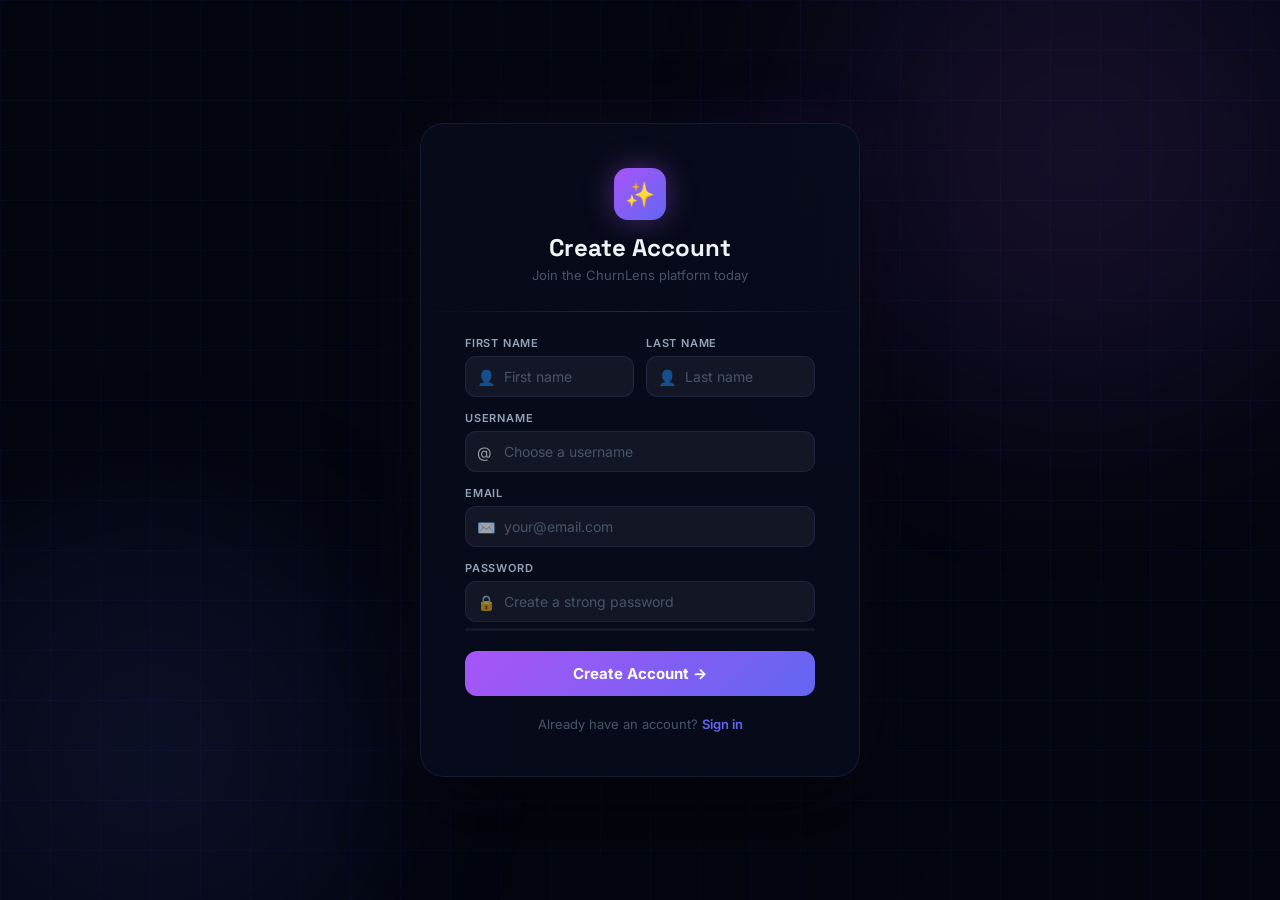
<file: templates/register.html>
<!DOCTYPE html>
<html lang="en">
<head>
<meta charset="UTF-8">
<meta name="viewport" content="width=device-width, initial-scale=1.0">
<title>ChurnLens — Register</title>
<link href="https://fonts.googleapis.com/css2?family=Inter:wght@300;400;500;600;700;800;900&family=Space+Grotesk:wght@400;500;600;700&display=swap" rel="stylesheet">
<style>
*{margin:0;padding:0;box-sizing:border-box;}
:root{--bg:#03060f;--accent:#6366f1;--accent2:#22d3ee;--accent3:#a855f7;--text:#f1f5f9;--text2:#94a3b8;--text3:#475569;--border:rgba(99,120,200,.15);--border2:rgba(99,120,200,.3);}
body{font-family:'Inter',sans-serif;background:var(--bg);color:var(--text);min-height:100vh;overflow:hidden;}
.scene{position:fixed;inset:0;z-index:0;}
.glow{position:absolute;border-radius:50%;filter:blur(100px);opacity:.15;pointer-events:none;}
.g1{width:600px;height:600px;background:radial-gradient(#a855f7,transparent);top:-150px;right:-100px;animation:drift 12s ease-in-out infinite alternate;}
.g2{width:500px;height:500px;background:radial-gradient(#6366f1,transparent);bottom:-100px;left:-100px;animation:drift 9s ease-in-out infinite alternate-reverse;}
@keyframes drift{to{transform:translate(40px,30px);}}
.grid-bg{position:absolute;inset:0;background-image:linear-gradient(rgba(99,120,255,.04) 1px,transparent 1px),linear-gradient(90deg,rgba(99,120,255,.04) 1px,transparent 1px);background-size:50px 50px;}

.login-wrap{position:relative;z-index:10;min-height:100vh;display:flex;align-items:center;justify-content:center;padding:20px;}
.login-card{width:440px;background:rgba(8,12,28,.88);border:1px solid var(--border);border-radius:24px;padding:44px;backdrop-filter:blur(30px);box-shadow:0 40px 80px rgba(0,0,0,.6),0 0 80px rgba(168,85,247,.08);animation:cardIn .6s cubic-bezier(.34,1.56,.64,1);}
@keyframes cardIn{from{opacity:0;transform:translateY(40px) scale(.96)}to{opacity:1;transform:none}}
.brand{text-align:center;margin-bottom:28px;}
.brand-icon{width:52px;height:52px;border-radius:14px;margin:0 auto 12px;background:linear-gradient(135deg,var(--accent3),var(--accent));display:flex;align-items:center;justify-content:center;font-size:24px;box-shadow:0 0 30px rgba(168,85,247,.4);}
.brand h1{font-family:'Space Grotesk',sans-serif;font-size:24px;font-weight:700;}
.brand p{font-size:13px;color:var(--text3);margin-top:4px;}
.divider{height:1px;background:linear-gradient(90deg,transparent,var(--border2),transparent);margin:0 -44px 24px;}
.form-row{display:grid;grid-template-columns:1fr 1fr;gap:12px;}
.form-group{margin-bottom:14px;}
.form-label{display:block;font-size:11px;font-weight:600;color:var(--text2);letter-spacing:.8px;text-transform:uppercase;margin-bottom:6px;}
.input-wrap{position:relative;}
.input-icon{position:absolute;left:12px;top:50%;transform:translateY(-50%);font-size:15px;pointer-events:none;opacity:.6;}
.form-input{width:100%;padding:11px 13px 11px 38px;background:rgba(255,255,255,.05);border:1px solid var(--border);border-radius:11px;color:var(--text);font-size:14px;font-family:'Inter',sans-serif;outline:none;transition:all .25s;}
.form-input:focus{border-color:var(--accent3);background:rgba(168,85,247,.06);box-shadow:0 0 0 3px rgba(168,85,247,.1);}
.form-input::placeholder{color:var(--text3);}
.btn-reg{width:100%;padding:13px;margin-top:6px;background:linear-gradient(135deg,var(--accent3),var(--accent));border:none;border-radius:12px;color:#fff;font-size:15px;font-weight:700;font-family:'Inter',sans-serif;cursor:pointer;transition:all .25s;}
.btn-reg:hover{transform:translateY(-2px);box-shadow:0 12px 30px rgba(168,85,247,.4);}
.login-footer{text-align:center;font-size:13px;color:var(--text3);margin-top:20px;}
.login-footer a{color:var(--accent);text-decoration:none;font-weight:600;}
.strength-bar{height:3px;background:rgba(255,255,255,.06);border-radius:3px;margin-top:6px;overflow:hidden;}
.strength-fill{height:100%;border-radius:3px;transition:width .4s,background .4s;width:0%;}
</style>
</head>
<body style="background:#03060f;color:#f1f5f9;">
<div class="scene">
  <div class="grid-bg"></div>
  <div class="glow g1"></div>
  <div class="glow g2"></div>
</div>
<div class="login-wrap">
  <div class="login-card">
    <div class="brand">
      <div class="brand-icon">✨</div>
      <h1>Create Account</h1>
      <p>Join the ChurnLens platform today</p>
    </div>
    <div class="divider"></div>

    <div class="form-row">
      <div class="form-group">
        <label class="form-label">First Name</label>
        <div class="input-wrap">
          <span class="input-icon">👤</span>
          <input class="form-input" id="regFname" placeholder="First name">
        </div>
      </div>
      <div class="form-group">
        <label class="form-label">Last Name</label>
        <div class="input-wrap">
          <span class="input-icon">👤</span>
          <input class="form-input" id="regLname" placeholder="Last name">
        </div>
      </div>
    </div>
    <div class="form-group">
      <label class="form-label">Username</label>
      <div class="input-wrap">
        <span class="input-icon">@</span>
        <input class="form-input" id="regUname" placeholder="Choose a username">
      </div>
    </div>
    <div class="form-group">
      <label class="form-label">Email</label>
      <div class="input-wrap">
        <span class="input-icon">✉️</span>
        <input class="form-input" id="regEmail" type="email" placeholder="your@email.com">
      </div>
    </div>
    <div class="form-group">
      <label class="form-label">Password</label>
      <div class="input-wrap">
        <span class="input-icon">🔒</span>
        <input class="form-input" type="password" id="passInput" placeholder="Create a strong password" oninput="checkStrength(this.value)">
      </div>
      <div class="strength-bar"><div class="strength-fill" id="sFill"></div></div>
    </div>
    <div id="errMsg" style="display:none;margin-bottom:10px;padding:10px 14px;background:rgba(239,68,68,.1);border:1px solid rgba(239,68,68,.25);border-radius:9px;font-size:13px;color:#fca5a5;text-align:center"></div>
    <div id="sucMsg" style="display:none;margin-bottom:10px;padding:10px 14px;background:rgba(16,185,129,.1);border:1px solid rgba(16,185,129,.25);border-radius:9px;font-size:13px;color:#6ee7b7;text-align:center"></div>
    <button class="btn-reg" onclick="doRegister()">Create Account →</button>
    <div class="login-footer">Already have an account? <a href="/">Sign in</a></div>
  </div>
</div>
<script>
function checkStrength(v){
  const f=document.getElementById('sFill');
  let s=0;
  if(v.length>6)s+=25;if(v.length>10)s+=25;if(/[A-Z]/.test(v))s+=25;if(/[0-9!@#$]/.test(v))s+=25;
  f.style.width=s+'%';
  f.style.background=s<=25?'#ef4444':s<=50?'#f59e0b':s<=75?'#3b82f6':'#10b981';
}

function doRegister(){
  const fname = document.getElementById('regFname').value.trim();
  const lname = document.getElementById('regLname').value.trim();
  const uname = document.getElementById('regUname').value.trim();
  const email = document.getElementById('regEmail').value.trim();
  const pass  = document.getElementById('passInput').value;

  const errEl = document.getElementById('errMsg');
  const sucEl = document.getElementById('sucMsg');
  errEl.style.display='none';
  sucEl.style.display='none';

  // Validation
  if(!fname){ showErr('Please enter your first name.'); return; }
  if(!uname){ showErr('Please choose a username.'); return; }
  if(uname.length < 3){ showErr('Username must be at least 3 characters.'); return; }
  if(!email || !email.includes('@')){ showErr('Please enter a valid email address.'); return; }
  if(pass.length < 6){ showErr('Password must be at least 6 characters.'); return; }

  // Check if username already exists
  const users = JSON.parse(localStorage.getItem('cl_users') || '{}');
  if(users[uname.toLowerCase()]){
    showErr('Username already taken. Please choose another.');
    return;
  }
  // Also check if 'admin' is taken (built-in)
  if(uname.toLowerCase() === 'admin'){
    showErr('Username "admin" is reserved. Please choose another.');
    return;
  }

  // Save user
  users[uname.toLowerCase()] = {
    fname: fname,
    lname: lname,
    username: uname,
    email: email,
    password: pass,
    created: new Date().toISOString()
  };
  localStorage.setItem('cl_users', JSON.stringify(users));

  // Show success, redirect to login
  sucEl.textContent = 'Account created! Redirecting to login...';
  sucEl.style.display = 'block';
  document.querySelector('.btn-reg').disabled = true;
  document.querySelector('.btn-reg').style.opacity = '0.6';
  setTimeout(() => { location.href = '/login'; }, 1800);
}

function showErr(msg){
  const el = document.getElementById('errMsg');
  el.textContent = msg;
  el.style.display = 'block';
  document.querySelector('.login-card').style.animation = 'shake .4s ease';
  setTimeout(()=>document.querySelector('.login-card').style.animation='', 400);
}

const style = document.createElement('style');
style.textContent = '@keyframes shake{0%,100%{transform:translateX(0)}25%{transform:translateX(-8px)}75%{transform:translateX(8px)}}';
document.head.appendChild(style);
</script>
</body>
</html>
</file>
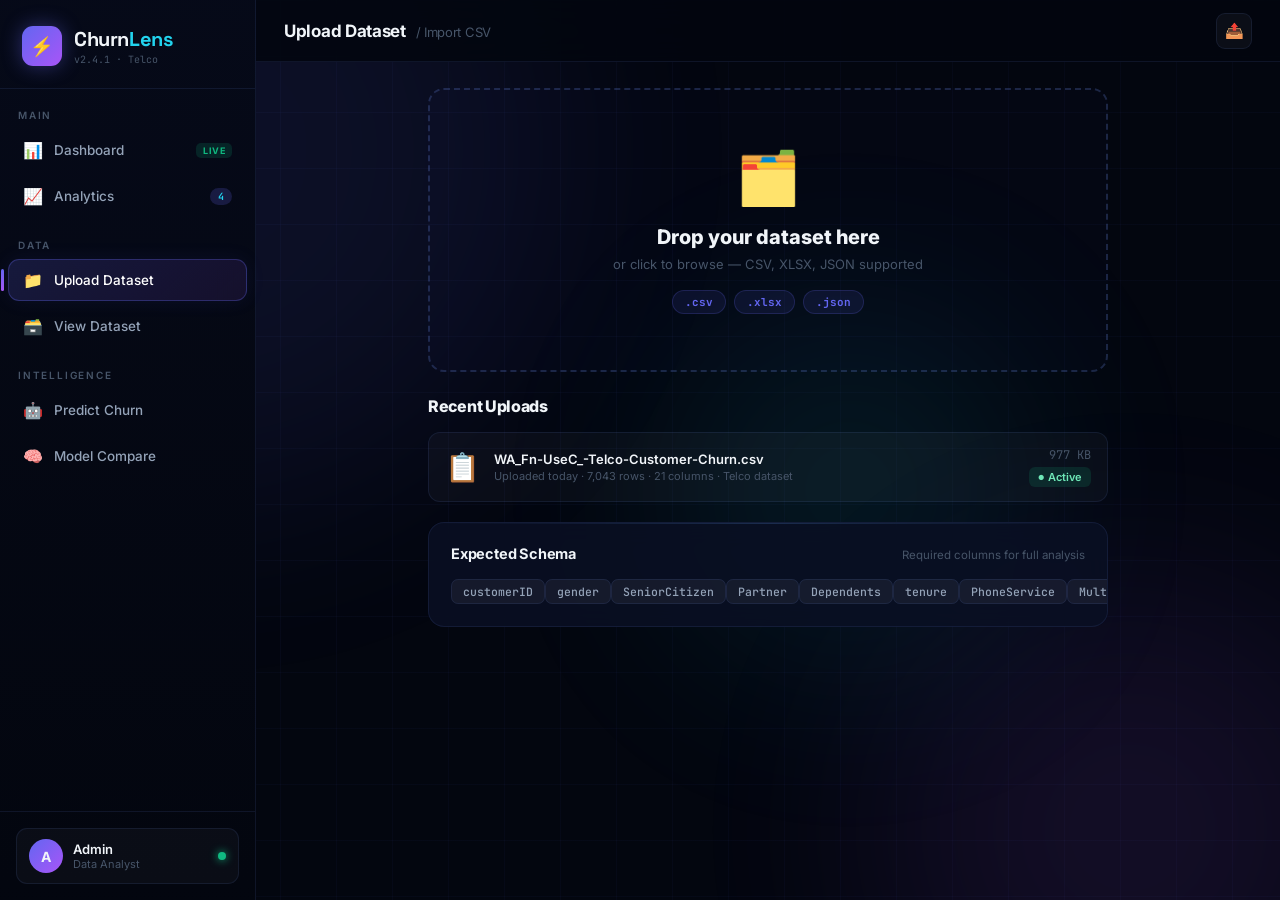
<file: templates/upload.html>
<!DOCTYPE html>
<html lang="en">
<head>
<meta charset="UTF-8"><meta name="viewport" content="width=device-width, initial-scale=1.0">
<title>ChurnLens — Upload Dataset</title>
<style>
/* ═══════════════════════════════════════
   ChurnLens — Shared Layout & Component CSS
   ═══════════════════════════════════════ */
@import url('https://fonts.googleapis.com/css2?family=Inter:wght@300;400;500;600;700;800;900&family=Space+Grotesk:wght@400;500;600;700&family=JetBrains+Mono:wght@400;500&display=swap');

:root {
  --bg:      #03060f;
  --bg2:     #070d1f;
  --bg3:     #0c1428;
  --card:    rgba(10,16,36,0.85);
  --accent:  #6366f1;
  --accent2: #22d3ee;
  --accent3: #a855f7;
  --green:   #10b981;
  --red:     #ef4444;
  --yellow:  #f59e0b;
  --orange:  #f97316;
  --text:    #f1f5f9;
  --text2:   #94a3b8;
  --text3:   #475569;
  --border:  rgba(99,130,220,.12);
  --border2: rgba(99,130,220,.25);
  --shadow:  0 20px 60px rgba(0,0,0,.5);
  --glow-a:  0 0 40px rgba(99,102,241,.15);
  --glow-c:  0 0 40px rgba(34,211,238,.1);
}

* { margin:0; padding:0; box-sizing:border-box; }

body {
  font-family:'Inter',sans-serif;
  background:var(--bg);
  color:var(--text);
  min-height:100vh;
  overflow-x:hidden;
}

/* ── Background ── */
.bg-grid {
  position:fixed;inset:0;z-index:0;pointer-events:none;
  background-image:
    linear-gradient(rgba(99,120,255,.035) 1px,transparent 1px),
    linear-gradient(90deg,rgba(99,120,255,.035) 1px,transparent 1px);
  background-size:56px 56px;
}
.bg-orb {
  position:fixed;border-radius:50%;filter:blur(110px);
  opacity:.1;pointer-events:none;z-index:0;
}
.orb1{width:700px;height:700px;background:var(--accent);top:-200px;left:-150px;animation:orbDrift 12s ease-in-out infinite alternate;}
.orb2{width:500px;height:500px;background:var(--accent3);bottom:-180px;right:-100px;animation:orbDrift 9s ease-in-out infinite alternate-reverse;}
.orb3{width:350px;height:350px;background:var(--accent2);top:35%;right:20%;animation:orbDrift 15s ease-in-out infinite alternate;}
@keyframes orbDrift{to{transform:translate(50px,35px);}}

/* ── Layout ── */
#app { display:flex; min-height:100vh; position:relative; z-index:1; }

/* ── Sidebar ── */
.sidebar {
  width:256px;flex-shrink:0;
  position:fixed;left:0;top:0;bottom:0;
  background:linear-gradient(180deg,rgba(6,10,24,.97) 0%,rgba(3,6,15,.99) 100%);
  border-right:1px solid var(--border);
  display:flex;flex-direction:column;
  backdrop-filter:blur(20px);
  z-index:100;
  transition:transform .3s ease;
}

.sb-logo {
  padding:26px 22px 22px;
  border-bottom:1px solid var(--border);
  display:flex;align-items:center;gap:12px;
}
.sb-logo-icon {
  width:40px;height:40px;border-radius:11px;flex-shrink:0;
  background:linear-gradient(135deg,var(--accent),var(--accent3));
  display:flex;align-items:center;justify-content:center;
  font-size:19px;
  box-shadow:0 0 20px rgba(99,102,241,.4);
}
.sb-logo-text { font-family:'Space Grotesk',sans-serif; font-size:20px; font-weight:700; letter-spacing:-.4px; }
.sb-logo-text em { font-style:normal; color:var(--accent2); }
.sb-logo-version { font-size:10px; color:var(--text3); margin-top:1px; font-family:'JetBrains Mono',monospace; }

.sb-section {
  padding:20px 18px 6px;
  font-size:10px;font-weight:600;letter-spacing:1.8px;
  color:var(--text3);text-transform:uppercase;
}

.nav-item {
  display:flex;align-items:center;gap:11px;
  padding:10px 14px;margin:2px 8px;
  border-radius:11px;cursor:pointer;
  font-size:13.5px;font-weight:500;color:var(--text2);
  transition:all .2s ease;position:relative;
  border:1px solid transparent;
  text-decoration:none;
}
.nav-item:hover { background:rgba(99,102,241,.08); color:var(--text); border-color:var(--border); }
.nav-item.active {
  background:linear-gradient(135deg,rgba(99,102,241,.18),rgba(168,85,247,.1));
  color:#fff; border-color:rgba(99,102,241,.3);
  box-shadow:0 0 20px rgba(99,102,241,.08);
}
.nav-item.active::before {
  content:'';position:absolute;left:-8px;top:50%;transform:translateY(-50%);
  width:3px;height:22px;border-radius:2px;
  background:linear-gradient(var(--accent),var(--accent3));
}
.nav-icon { font-size:16px;width:20px;text-align:center;flex-shrink:0; }
.nav-badge {
  margin-left:auto;font-size:10px;padding:2px 8px;
  border-radius:20px;background:rgba(99,102,241,.2);
  color:var(--accent2);font-weight:600;font-family:'JetBrains Mono',monospace;
}
.nav-tag {
  margin-left:auto;font-size:9px;padding:2px 7px;
  border-radius:5px;background:rgba(16,185,129,.15);
  color:var(--green);font-weight:700;letter-spacing:.5px;
}

.sb-footer {
  margin-top:auto;padding:16px;
  border-top:1px solid var(--border);
}
.sb-user {
  display:flex;align-items:center;gap:10px;
  padding:10px 12px;border-radius:11px;
  background:rgba(255,255,255,.03);border:1px solid var(--border);
  cursor:pointer;transition:all .2s;
}
.sb-user:hover{border-color:var(--border2);}
.sb-avatar {
  width:34px;height:34px;border-radius:50%;flex-shrink:0;
  background:linear-gradient(135deg,var(--accent),var(--accent3));
  display:flex;align-items:center;justify-content:center;
  font-size:14px;font-weight:700;
}
.sb-uname{font-size:13px;font-weight:600;}
.sb-urole{font-size:11px;color:var(--text3);}
.sb-dot{margin-left:auto;width:8px;height:8px;border-radius:50%;background:var(--green);box-shadow:0 0 8px var(--green);}

/* ── Main ── */
.main { margin-left:256px; flex:1; min-height:100vh; display:flex; flex-direction:column; }

/* ── Topbar ── */
.topbar {
  position:sticky;top:0;z-index:50;
  height:62px;display:flex;align-items:center;
  padding:0 28px;gap:14px;
  background:rgba(3,6,15,.88);backdrop-filter:blur(24px);
  border-bottom:1px solid var(--border);
  flex-shrink:0;
}
.topbar-title{font-size:17px;font-weight:700;flex:1;letter-spacing:-.3px;}
.topbar-title small{color:var(--text3);font-weight:400;font-size:13px;margin-left:6px;}
.tb-search {
  display:flex;align-items:center;gap:8px;
  background:rgba(255,255,255,.04);border:1px solid var(--border);
  border-radius:10px;padding:8px 14px;
  font-size:13px;color:var(--text3);cursor:text;
  transition:all .2s;
}
.tb-search:hover{border-color:var(--border2);}
.tb-btn {
  width:36px;height:36px;border-radius:9px;
  background:rgba(255,255,255,.04);border:1px solid var(--border);
  display:flex;align-items:center;justify-content:center;
  cursor:pointer;transition:all .2s;font-size:15px;
}
.tb-btn:hover{background:rgba(99,102,241,.15);border-color:var(--border2);}
.tb-notif{position:relative;}
.tb-notif::after{content:'3';position:absolute;top:-2px;right:-2px;width:16px;height:16px;border-radius:50%;background:var(--red);font-size:8px;font-weight:700;display:flex;align-items:center;justify-content:center;border:1.5px solid var(--bg);}

/* ── Pages ── */
.page{display:none;padding:26px 28px;flex:1;animation:pgIn .35s ease;}
.page.active{display:block;}
@keyframes pgIn{from{opacity:0;transform:translateY(14px)}to{opacity:1;transform:none}}

/* ── KPI Cards ── */
.kpi-row{display:grid;grid-template-columns:repeat(4,1fr);gap:15px;margin-bottom:22px;}
.kpi {
  background:var(--card);border:1px solid var(--border);
  border-radius:16px;padding:20px;
  position:relative;overflow:hidden;
  transition:all .3s ease;backdrop-filter:blur(12px);
}
.kpi::after{content:'';position:absolute;top:0;left:0;right:0;height:1px;background:linear-gradient(90deg,transparent,rgba(99,160,255,.3),transparent);}
.kpi:hover{border-color:var(--border2);transform:translateY(-2px);box-shadow:var(--glow-a);}
.kpi-top{display:flex;align-items:center;justify-content:space-between;margin-bottom:14px;}
.kpi-icon{width:42px;height:42px;border-radius:11px;display:flex;align-items:center;justify-content:center;font-size:19px;}
.kpi-chip{font-size:11px;font-weight:700;padding:3px 9px;border-radius:6px;}
.chip-up{background:rgba(16,185,129,.14);color:#6ee7b7;}
.chip-dn{background:rgba(239,68,68,.14);color:#fca5a5;}
.chip-nt{background:rgba(245,158,11,.14);color:#fcd34d;}
.kpi-val{font-size:30px;font-weight:900;letter-spacing:-1.5px;margin-bottom:3px;line-height:1;}
.kpi-label{font-size:12px;color:var(--text3);font-weight:500;}
.kpi-foot{font-size:11px;color:var(--text3);margin-top:10px;padding-top:10px;border-top:1px solid var(--border);}
.kpi-foot b{color:var(--text2);}

/* ── Cards ── */
.card {
  background:var(--card);border:1px solid var(--border);
  border-radius:16px;padding:22px;
  backdrop-filter:blur(12px);
  transition:border-color .2s;
  position:relative;overflow:hidden;
}
.card::after{content:'';position:absolute;top:0;left:0;right:0;height:1px;background:linear-gradient(90deg,transparent,rgba(99,160,255,.2),transparent);}
.card:hover{border-color:var(--border2);}
.card-head{display:flex;align-items:flex-start;justify-content:space-between;margin-bottom:18px;}
.card-title{font-size:14.5px;font-weight:700;letter-spacing:-.2px;}
.card-sub{font-size:11.5px;color:var(--text3);margin-top:3px;}

/* ── Grid layouts ── */
.g2{display:grid;grid-template-columns:1fr 1fr;gap:16px;}
.g3{display:grid;grid-template-columns:2fr 1fr;gap:16px;}
.g3r{display:grid;grid-template-columns:1fr 2fr;gap:16px;}
.g4{display:grid;grid-template-columns:repeat(3,1fr);gap:16px;}
.mb16{margin-bottom:16px;}

/* ── Chart wrapper ── */
.ch{position:relative;}
.ch-200{height:200px;}
.ch-240{height:240px;}
.ch-280{height:280px;}
.ch-160{height:160px;}

/* ── Buttons ── */
.btn{
  padding:8px 16px;border-radius:9px;font-size:12.5px;font-weight:600;
  cursor:pointer;transition:all .2s;border:1px solid var(--border);
  background:rgba(255,255,255,.05);color:var(--text2);
  font-family:'Inter',sans-serif;
}
.btn:hover{background:rgba(99,102,241,.15);color:var(--accent);border-color:var(--border2);}
.btn-primary{
  background:linear-gradient(135deg,var(--accent),var(--accent3));
  border:none;color:#fff;
  padding:10px 20px;border-radius:10px;font-size:13px;font-weight:700;
  cursor:pointer;transition:all .2s;font-family:'Inter',sans-serif;
  letter-spacing:.2px;
}
.btn-primary:hover{opacity:.9;transform:translateY(-1px);box-shadow:0 8px 24px rgba(99,102,241,.35);}
.btn-danger{background:rgba(239,68,68,.12);border:1px solid rgba(239,68,68,.2);color:#fc8181;}
.btn-danger:hover{background:rgba(239,68,68,.2);color:#fca5a5;}

/* ── Badges ── */
.badge{display:inline-flex;align-items:center;gap:4px;padding:3px 9px;border-radius:6px;font-size:11px;font-weight:600;}
.badge::before{content:'●';font-size:7px;}
.b-red{background:rgba(239,68,68,.14);color:#fca5a5;}
.b-green{background:rgba(16,185,129,.14);color:#6ee7b7;}
.b-blue{background:rgba(99,102,241,.14);color:#a5b4fc;}
.b-yellow{background:rgba(245,158,11,.14);color:#fcd34d;}
.b-purple{background:rgba(168,85,247,.14);color:#d8b4fe;}

/* ── Table ── */
.tbl-wrap{overflow-x:auto;}
table{width:100%;border-collapse:collapse;font-size:13px;}
thead th{padding:10px 14px;text-align:left;font-size:10.5px;font-weight:700;letter-spacing:.8px;color:var(--text3);text-transform:uppercase;border-bottom:1px solid var(--border);white-space:nowrap;}
tbody tr{border-bottom:1px solid rgba(99,130,200,.05);transition:background .15s;}
tbody tr:hover{background:rgba(99,102,241,.04);}
tbody td{padding:11px 14px;color:var(--text2);white-space:nowrap;}
tbody td:first-child{color:var(--text);font-weight:600;font-family:'JetBrains Mono',monospace;font-size:12px;}

/* ── Form ── */
.form-group{margin-bottom:15px;}
.form-label{display:block;font-size:11px;font-weight:600;color:var(--text2);letter-spacing:.7px;text-transform:uppercase;margin-bottom:6px;}
.form-select,.form-input{
  width:100%;padding:10px 13px;
  background:rgba(255,255,255,.05);border:1px solid var(--border);
  border-radius:10px;color:var(--text);font-size:13px;
  font-family:'Inter',sans-serif;transition:all .2s;outline:none;
  appearance:none;
}
.form-select:focus,.form-input:focus{border-color:var(--accent);box-shadow:0 0 0 3px rgba(99,102,241,.12);}
.form-select option{background:#0c1428;}

/* ── Section header ── */
.sec-head{display:flex;align-items:center;justify-content:space-between;margin-bottom:16px;}
.sec-title{font-size:16px;font-weight:800;letter-spacing:-.3px;}
.sec-sub{font-size:12px;color:var(--text3);margin-top:2px;}

/* ── Scrollbar ── */
::-webkit-scrollbar{width:5px;height:5px;}
::-webkit-scrollbar-track{background:transparent;}
::-webkit-scrollbar-thumb{background:rgba(99,130,220,.2);border-radius:10px;}

/* ── Insight chips ── */
.chips{display:flex;gap:8px;flex-wrap:wrap;margin-bottom:18px;}
.chip{
  display:flex;align-items:center;gap:7px;
  padding:8px 13px;border-radius:10px;
  background:rgba(255,255,255,.03);border:1px solid var(--border);
  font-size:12.5px;color:var(--text2);transition:all .2s;
}
.chip:hover{border-color:var(--border2);color:var(--text);}
.chip-dot{width:8px;height:8px;border-radius:50%;flex-shrink:0;}

/* ── Toast ── */
.toasts{position:fixed;bottom:22px;right:22px;z-index:9999;display:flex;flex-direction:column;gap:8px;}
.toast{
  padding:12px 18px;border-radius:12px;font-size:13px;font-weight:500;
  backdrop-filter:blur(20px);border:1px solid var(--border);
  background:rgba(8,14,30,.95);box-shadow:0 8px 32px rgba(0,0,0,.5);
  display:flex;align-items:center;gap:10px;
  animation:tIn .35s ease, tOut .35s ease 2.7s forwards;
  max-width:320px;
}
@keyframes tIn{from{opacity:0;transform:translateX(20px)}to{opacity:1;transform:none}}
@keyframes tOut{to{opacity:0;transform:translateX(20px)}}

/* ── Progress ── */
.prog-wrap{height:5px;background:rgba(255,255,255,.06);border-radius:5px;overflow:hidden;}
.prog-fill{height:100%;border-radius:5px;transition:width .15s;background:linear-gradient(90deg,var(--accent),var(--accent2));}

/* ── Pulse ── */
@keyframes pulse{0%,100%{opacity:1}50%{opacity:.4}}
.pulse{animation:pulse 2s ease infinite;}
@keyframes spin{100%{transform:rotate(360deg)}}
.spin{animation:spin 1s linear infinite;}

/* ── Filter bar ── */
.filter-bar{display:flex;gap:10px;align-items:center;flex-wrap:wrap;margin-bottom:18px;}
.filter-sel{
  padding:8px 12px;background:rgba(255,255,255,.05);
  border:1px solid var(--border);border-radius:9px;
  color:var(--text);font-size:13px;font-family:'Inter',sans-serif;
  outline:none;transition:all .2s;cursor:pointer;
}
.filter-sel:focus{border-color:var(--accent);}
.filter-sel option{background:#0c1428;}

/* ── Accuracy cards ── */
.acc-grid{display:grid;grid-template-columns:repeat(3,1fr);gap:12px;margin-bottom:22px;}
.acc-card{padding:18px;border-radius:13px;border:1px solid var(--border);background:rgba(255,255,255,.02);text-align:center;transition:all .3s;}
.acc-card:hover{border-color:var(--border2);transform:translateY(-2px);}
.acc-name{font-size:10.5px;color:var(--text3);font-weight:700;text-transform:uppercase;letter-spacing:.8px;margin-bottom:10px;}
.acc-val{font-size:40px;font-weight:900;letter-spacing:-2px;}
.acc-prog{margin-top:10px;height:4px;background:rgba(255,255,255,.06);border-radius:4px;overflow:hidden;}
.acc-bar{height:100%;border-radius:4px;transition:width 1.5s cubic-bezier(.34,1.56,.64,1);}

/* ── Drop zone ── */
.drop-zone{
  border:2px dashed var(--border2);border-radius:16px;
  padding:56px 40px;text-align:center;
  cursor:pointer;transition:all .3s;
  background:rgba(99,102,241,.02);position:relative;
}
.drop-zone:hover,.drop-zone.over{border-color:var(--accent);background:rgba(99,102,241,.06);box-shadow:0 0 40px rgba(99,102,241,.1);}
.drop-icon{font-size:52px;display:block;margin-bottom:16px;}
.drop-title{font-size:20px;font-weight:800;margin-bottom:7px;}
.drop-sub{font-size:13px;color:var(--text3);}
.drop-formats{display:flex;gap:8px;justify-content:center;margin-top:18px;flex-wrap:wrap;}
.fmt{padding:4px 12px;border-radius:20px;font-size:11px;font-weight:700;background:rgba(99,102,241,.1);border:1px solid rgba(99,102,241,.2);color:var(--accent);font-family:'JetBrains Mono',monospace;}

/* ── Risk meter ── */
.risk-track{height:8px;background:rgba(255,255,255,.07);border-radius:8px;overflow:hidden;margin:12px 0;}
.risk-fill{height:100%;border-radius:8px;background:linear-gradient(90deg,var(--green),var(--yellow),var(--red));transition:width 1.2s cubic-bezier(.34,1.56,.64,1);}

@media(max-width:1100px){
  .kpi-row{grid-template-columns:repeat(2,1fr);}
  .g2,.g3,.g3r{grid-template-columns:1fr;}
}
</style>
</head>
<body style="background:#03060f;color:#f1f5f9;">
<div class="bg-grid"></div>
<div class="bg-orb orb1"></div><div class="bg-orb orb2"></div><div class="bg-orb orb3"></div>
<div class="toasts" id="toasts"></div>

<div id="app">
  <aside class="sidebar">
    <div class="sb-logo"><div class="sb-logo-icon">⚡</div><div><div class="sb-logo-text">Churn<em>Lens</em></div><div class="sb-logo-version">v2.4.1 · Telco</div></div></div>
    <div class="sb-section">Main</div>
    <a class="nav-item" href="/dashboard"><span class="nav-icon">📊</span>Dashboard<span class="nav-tag">LIVE</span></a>
    <a class="nav-item" href="/analysis"><span class="nav-icon">📈</span>Analytics<span class="nav-badge">4</span></a>
    <div class="sb-section">Data</div>
    <a class="nav-item active" href="/upload"><span class="nav-icon">📁</span>Upload Dataset</a>
    <a class="nav-item" href="/view"><span class="nav-icon">🗃️</span>View Dataset</a>
    <div class="sb-section">Intelligence</div>
    <a class="nav-item" href="/predict"><span class="nav-icon">🤖</span>Predict Churn</a>
    <a class="nav-item" href="/models"><span class="nav-icon">🧠</span>Model Compare</a>
    <div class="sb-footer"><div class="sb-user"><div class="sb-avatar">A</div><div><div class="sb-uname">Admin</div><div class="sb-urole">Data Analyst</div></div><div class="sb-dot"></div></div></div>
  </aside>

  <main class="main">
    <header class="topbar">
      <div class="topbar-title">Upload Dataset <small>/ Import CSV</small></div>
      <div class="tb-btn" onclick="location.href='/'">📤</div>
    </header>

    <div class="page active">
      <div style="max-width:680px;margin:0 auto">

        <!-- Drop zone -->
        <div class="drop-zone" id="dz" onclick="document.getElementById('fi').click()"
          ondragover="dv(event)" ondragleave="dl(event)" ondrop="dd(event)">
          <span class="drop-icon">🗂️</span>
          <div class="drop-title">Drop your dataset here</div>
          <div class="drop-sub">or click to browse — CSV, XLSX, JSON supported</div>
          <div class="drop-formats">
            <span class="fmt">.csv</span>
            <span class="fmt">.xlsx</span>
            <span class="fmt">.json</span>
          </div>
        </div>
        <input type="file" id="fi" accept=".csv,.xlsx,.json" style="display:none" onchange="pick(event)">

        <!-- Progress -->
        <div id="progressWrap" style="display:none;margin-top:20px">
          <div style="display:flex;justify-content:space-between;font-size:12px;color:var(--text3);margin-bottom:6px">
            <span id="progName">Uploading…</span>
            <span id="progPct" style="font-family:'JetBrains Mono',monospace">0%</span>
          </div>
          <div class="prog-wrap"><div class="prog-fill" id="progBar" style="width:0%"></div></div>
          <div id="progStatus" style="font-size:11px;color:var(--text3);margin-top:6px;text-align:center"></div>
        </div>

        <!-- Preview -->
        <div id="previewCard" style="display:none;margin-top:20px" class="card">
          <div class="card-head">
            <div><div class="card-title">File Preview</div><div class="card-sub" id="previewMeta"></div></div>
            <button class="btn-primary" onclick="location.href='/view'">View Full Dataset →</button>
          </div>
          <div class="tbl-wrap" id="previewTbl"></div>
        </div>

        <!-- Recent uploads -->
        <div style="margin-top:24px">
          <div class="sec-head"><div class="sec-title">Recent Uploads</div></div>
          <div id="recentList">
            <div class="upload-item">
              <span style="font-size:28px">📋</span>
              <div style="flex:1">
                <div style="font-size:13px;font-weight:600;margin-bottom:2px">WA_Fn-UseC_-Telco-Customer-Churn.csv</div>
                <div style="font-size:11px;color:var(--text3)">Uploaded today · 7,043 rows · 21 columns · Telco dataset</div>
              </div>
              <div style="text-align:right">
                <div style="font-size:12px;color:var(--text3);font-family:'JetBrains Mono',monospace">977 KB</div>
                <span class="badge b-green" style="margin-top:4px">Active</span>
              </div>
            </div>
          </div>
        </div>

        <!-- Schema info -->
        <div class="card" style="margin-top:20px">
          <div class="card-head"><div class="card-title">Expected Schema</div><div class="card-sub">Required columns for full analysis</div></div>
          <div style="display:grid;grid-template-columns:repeat(3,1fr);gap:8px">
            <div id="schemaGrid"></div>
          </div>
          <div id="schemaGrid" style="display:flex;flex-wrap:wrap;gap:8px;margin-top:4px"></div>
        </div>
      </div>
    </div>
  </main>
</div>

<style>
.upload-item{display:flex;align-items:center;gap:14px;padding:14px 16px;border-radius:12px;background:rgba(255,255,255,.03);border:1px solid var(--border);margin-bottom:8px;transition:all .2s;}
.upload-item:hover{border-color:var(--border2);}
.col-pill{padding:4px 11px;border-radius:7px;font-size:11.5px;font-weight:500;background:rgba(255,255,255,.05);border:1px solid var(--border);color:var(--text2);font-family:'JetBrains Mono',monospace;}
</style>

<script>
const cols=['customerID','gender','SeniorCitizen','Partner','Dependents','tenure','PhoneService','MultipleLines','InternetService','OnlineSecurity','OnlineBackup','DeviceProtection','TechSupport','StreamingTV','StreamingMovies','Contract','PaperlessBilling','PaymentMethod','MonthlyCharges','TotalCharges','Churn'];
document.getElementById('schemaGrid').innerHTML=cols.map(c=>`<span class="col-pill">${c}</span>`).join('');

function dv(e){e.preventDefault();document.getElementById('dz').classList.add('over');}
function dl(e){document.getElementById('dz').classList.remove('over');}
function dd(e){e.preventDefault();document.getElementById('dz').classList.remove('over');if(e.dataTransfer.files[0])process(e.dataTransfer.files[0]);}
function pick(e){if(e.target.files[0])process(e.target.files[0]);}

function process(file){
  const pw=document.getElementById('progressWrap');
  const bar=document.getElementById('progBar');
  const pct=document.getElementById('progPct');
  const stat=document.getElementById('progStatus');
  document.getElementById('progName').textContent=file.name;
  pw.style.display='block';

  const msgs=['Validating file format…','Parsing columns…','Analyzing data types…','Computing statistics…','Ready!'];
  let p=0,mi=0;
  const iv=setInterval(()=>{
    p=Math.min(100,p+Math.random()*12+3);
    bar.style.width=p+'%';
    pct.textContent=Math.round(p)+'%';
    if(p>mi*20&&mi<msgs.length){stat.textContent=msgs[mi++];}
    if(p>=100){
      clearInterval(iv);
      toast('✅ '+file.name+' uploaded successfully!','green');
      showPreview(file);
    }
  },120);
}

function showPreview(file){
  const reader=new FileReader();
  reader.onload=e=>{
    const text=e.target.result;
    const rows=text.split('\n').filter(r=>r.trim());
    const headers=rows[0].split(',').map(h=>h.replace(/\r/g,''));
    const data=rows.slice(1,6).map(r=>r.split(','));
    document.getElementById('previewMeta').textContent=`${rows.length-1} rows · ${headers.length} columns · ${(file.size/1024).toFixed(0)} KB`;
    document.getElementById('previewTbl').innerHTML=`<table>
      <thead><tr>${headers.map(h=>`<th>${h.trim()}</th>`).join('')}</tr></thead>
      <tbody>${data.map(r=>`<tr>${r.map((c,i)=>i===r.length-1?`<td><span class="badge ${c.trim()==='Yes'?'b-red':'b-green'}">${c.trim()}</span></td>`:`<td>${c.trim()}</td>`).join('')}</tr>`).join('')}</tbody>
    </table>`;
    document.getElementById('previewCard').style.display='block';
    localStorage.setItem('dataset',text);
  };
  reader.readAsText(file);
}

function toast(msg,type='blue'){
  const w=document.getElementById('toasts');
  const el=document.createElement('div');el.className='toast';
  el.style.borderColor=type==='green'?'rgba(16,185,129,.3)':'var(--border)';
  el.textContent=msg;w.appendChild(el);setTimeout(()=>el.remove(),3200);
}
</script>
</body>
</html>
</file>
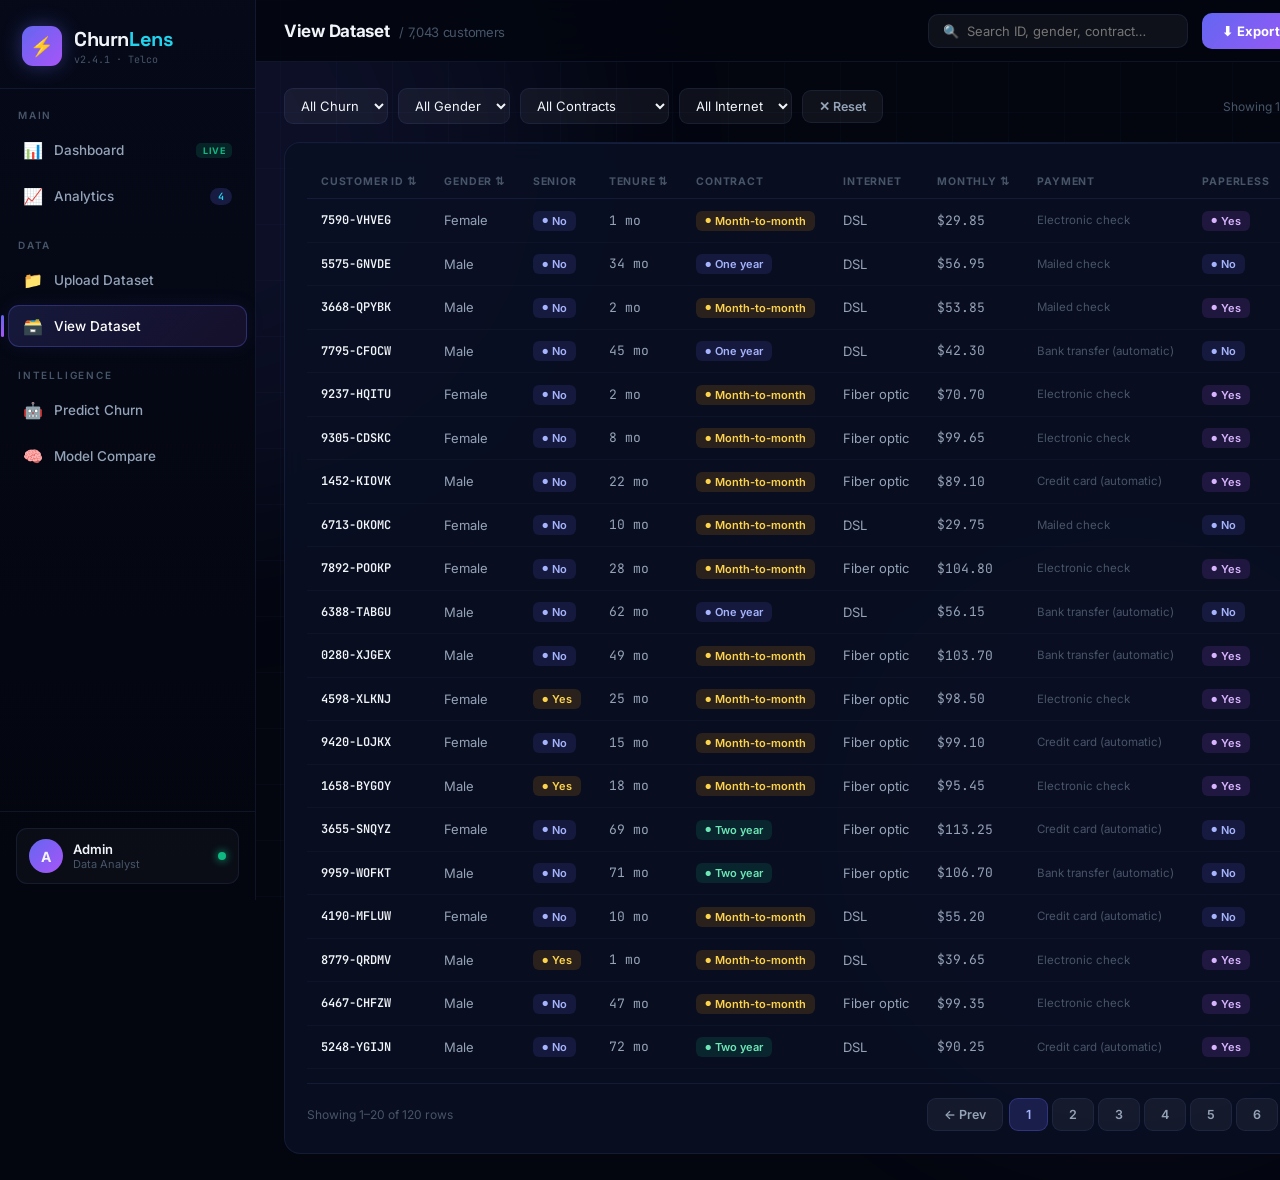
<file: templates/view.html>
<!DOCTYPE html>
<html lang="en">
<head>
<meta charset="UTF-8"><meta name="viewport" content="width=device-width, initial-scale=1.0">
<title>ChurnLens — View Dataset</title>
<link href="https://fonts.googleapis.com/css2?family=Inter:wght@300;400;500;600;700;800;900&family=Space+Grotesk:wght@400;500;600;700&family=JetBrains+Mono:wght@400;500&display=swap" rel="stylesheet">
<style>
/* ═══════════════════════════════════════
   ChurnLens — Shared Layout & Component CSS
   ═══════════════════════════════════════ */

:root {
  --bg:      #03060f;
  --bg2:     #070d1f;
  --bg3:     #0c1428;
  --card:    rgba(10,16,36,0.85);
  --accent:  #6366f1;
  --accent2: #22d3ee;
  --accent3: #a855f7;
  --green:   #10b981;
  --red:     #ef4444;
  --yellow:  #f59e0b;
  --orange:  #f97316;
  --text:    #f1f5f9;
  --text2:   #94a3b8;
  --text3:   #475569;
  --border:  rgba(99,130,220,.12);
  --border2: rgba(99,130,220,.25);
  --shadow:  0 20px 60px rgba(0,0,0,.5);
  --glow-a:  0 0 40px rgba(99,102,241,.15);
  --glow-c:  0 0 40px rgba(34,211,238,.1);
}

* { margin:0; padding:0; box-sizing:border-box; }

body {
  font-family:'Inter',sans-serif;
  background:var(--bg);
  color:var(--text);
  min-height:100vh;
  overflow-x:hidden;
}

/* ── Background ── */
.bg-grid {
  position:fixed;inset:0;z-index:0;pointer-events:none;
  background-image:
    linear-gradient(rgba(99,120,255,.035) 1px,transparent 1px),
    linear-gradient(90deg,rgba(99,120,255,.035) 1px,transparent 1px);
  background-size:56px 56px;
}
.bg-orb {
  position:fixed;border-radius:50%;filter:blur(110px);
  opacity:.1;pointer-events:none;z-index:0;
}
.orb1{width:700px;height:700px;background:var(--accent);top:-200px;left:-150px;animation:orbDrift 12s ease-in-out infinite alternate;}
.orb2{width:500px;height:500px;background:var(--accent3);bottom:-180px;right:-100px;animation:orbDrift 9s ease-in-out infinite alternate-reverse;}
.orb3{width:350px;height:350px;background:var(--accent2);top:35%;right:20%;animation:orbDrift 15s ease-in-out infinite alternate;}
@keyframes orbDrift{to{transform:translate(50px,35px);}}

/* ── Layout ── */
#app { display:flex; min-height:100vh; position:relative; z-index:1; }

/* ── Sidebar ── */
.sidebar {
  width:256px;flex-shrink:0;
  position:fixed;left:0;top:0;bottom:0;
  background:linear-gradient(180deg,rgba(6,10,24,.97) 0%,rgba(3,6,15,.99) 100%);
  border-right:1px solid var(--border);
  display:flex;flex-direction:column;
  backdrop-filter:blur(20px);
  z-index:100;
  transition:transform .3s ease;
}

.sb-logo {
  padding:26px 22px 22px;
  border-bottom:1px solid var(--border);
  display:flex;align-items:center;gap:12px;
}
.sb-logo-icon {
  width:40px;height:40px;border-radius:11px;flex-shrink:0;
  background:linear-gradient(135deg,var(--accent),var(--accent3));
  display:flex;align-items:center;justify-content:center;
  font-size:19px;
  box-shadow:0 0 20px rgba(99,102,241,.4);
}
.sb-logo-text { font-family:'Space Grotesk',sans-serif; font-size:20px; font-weight:700; letter-spacing:-.4px; }
.sb-logo-text em { font-style:normal; color:var(--accent2); }
.sb-logo-version { font-size:10px; color:var(--text3); margin-top:1px; font-family:'JetBrains Mono',monospace; }

.sb-section {
  padding:20px 18px 6px;
  font-size:10px;font-weight:600;letter-spacing:1.8px;
  color:var(--text3);text-transform:uppercase;
}

.nav-item {
  display:flex;align-items:center;gap:11px;
  padding:10px 14px;margin:2px 8px;
  border-radius:11px;cursor:pointer;
  font-size:13.5px;font-weight:500;color:var(--text2);
  transition:all .2s ease;position:relative;
  border:1px solid transparent;
  text-decoration:none;
}
.nav-item:hover { background:rgba(99,102,241,.08); color:var(--text); border-color:var(--border); }
.nav-item.active {
  background:linear-gradient(135deg,rgba(99,102,241,.18),rgba(168,85,247,.1));
  color:#fff; border-color:rgba(99,102,241,.3);
  box-shadow:0 0 20px rgba(99,102,241,.08);
}
.nav-item.active::before {
  content:'';position:absolute;left:-8px;top:50%;transform:translateY(-50%);
  width:3px;height:22px;border-radius:2px;
  background:linear-gradient(var(--accent),var(--accent3));
}
.nav-icon { font-size:16px;width:20px;text-align:center;flex-shrink:0; }
.nav-badge {
  margin-left:auto;font-size:10px;padding:2px 8px;
  border-radius:20px;background:rgba(99,102,241,.2);
  color:var(--accent2);font-weight:600;font-family:'JetBrains Mono',monospace;
}
.nav-tag {
  margin-left:auto;font-size:9px;padding:2px 7px;
  border-radius:5px;background:rgba(16,185,129,.15);
  color:var(--green);font-weight:700;letter-spacing:.5px;
}

.sb-footer {
  margin-top:auto;padding:16px;
  border-top:1px solid var(--border);
}
.sb-user {
  display:flex;align-items:center;gap:10px;
  padding:10px 12px;border-radius:11px;
  background:rgba(255,255,255,.03);border:1px solid var(--border);
  cursor:pointer;transition:all .2s;
}
.sb-user:hover{border-color:var(--border2);}
.sb-avatar {
  width:34px;height:34px;border-radius:50%;flex-shrink:0;
  background:linear-gradient(135deg,var(--accent),var(--accent3));
  display:flex;align-items:center;justify-content:center;
  font-size:14px;font-weight:700;
}
.sb-uname{font-size:13px;font-weight:600;}
.sb-urole{font-size:11px;color:var(--text3);}
.sb-dot{margin-left:auto;width:8px;height:8px;border-radius:50%;background:var(--green);box-shadow:0 0 8px var(--green);}

/* ── Main ── */
.main { margin-left:256px; flex:1; min-height:100vh; display:flex; flex-direction:column; }

/* ── Topbar ── */
.topbar {
  position:sticky;top:0;z-index:50;
  height:62px;display:flex;align-items:center;
  padding:0 28px;gap:14px;
  background:rgba(3,6,15,.88);backdrop-filter:blur(24px);
  border-bottom:1px solid var(--border);
  flex-shrink:0;
}
.topbar-title{font-size:17px;font-weight:700;flex:1;letter-spacing:-.3px;}
.topbar-title small{color:var(--text3);font-weight:400;font-size:13px;margin-left:6px;}
.tb-search {
  display:flex;align-items:center;gap:8px;
  background:rgba(255,255,255,.04);border:1px solid var(--border);
  border-radius:10px;padding:8px 14px;
  font-size:13px;color:var(--text3);cursor:text;
  transition:all .2s;
}
.tb-search:hover{border-color:var(--border2);}
.tb-btn {
  width:36px;height:36px;border-radius:9px;
  background:rgba(255,255,255,.04);border:1px solid var(--border);
  display:flex;align-items:center;justify-content:center;
  cursor:pointer;transition:all .2s;font-size:15px;
}
.tb-btn:hover{background:rgba(99,102,241,.15);border-color:var(--border2);}
.tb-notif{position:relative;}
.tb-notif::after{content:'3';position:absolute;top:-2px;right:-2px;width:16px;height:16px;border-radius:50%;background:var(--red);font-size:8px;font-weight:700;display:flex;align-items:center;justify-content:center;border:1.5px solid var(--bg);}

/* ── Pages ── */
.page{display:none;padding:26px 28px;flex:1;animation:pgIn .35s ease;}
.page.active{display:block;}
@keyframes pgIn{from{opacity:0;transform:translateY(14px)}to{opacity:1;transform:none}}

/* ── KPI Cards ── */
.kpi-row{display:grid;grid-template-columns:repeat(4,1fr);gap:15px;margin-bottom:22px;}
.kpi {
  background:var(--card);border:1px solid var(--border);
  border-radius:16px;padding:20px;
  position:relative;overflow:hidden;
  transition:all .3s ease;backdrop-filter:blur(12px);
}
.kpi::after{content:'';position:absolute;top:0;left:0;right:0;height:1px;background:linear-gradient(90deg,transparent,rgba(99,160,255,.3),transparent);}
.kpi:hover{border-color:var(--border2);transform:translateY(-2px);box-shadow:var(--glow-a);}
.kpi-top{display:flex;align-items:center;justify-content:space-between;margin-bottom:14px;}
.kpi-icon{width:42px;height:42px;border-radius:11px;display:flex;align-items:center;justify-content:center;font-size:19px;}
.kpi-chip{font-size:11px;font-weight:700;padding:3px 9px;border-radius:6px;}
.chip-up{background:rgba(16,185,129,.14);color:#6ee7b7;}
.chip-dn{background:rgba(239,68,68,.14);color:#fca5a5;}
.chip-nt{background:rgba(245,158,11,.14);color:#fcd34d;}
.kpi-val{font-size:30px;font-weight:900;letter-spacing:-1.5px;margin-bottom:3px;line-height:1;}
.kpi-label{font-size:12px;color:var(--text3);font-weight:500;}
.kpi-foot{font-size:11px;color:var(--text3);margin-top:10px;padding-top:10px;border-top:1px solid var(--border);}
.kpi-foot b{color:var(--text2);}

/* ── Cards ── */
.card {
  background:var(--card);border:1px solid var(--border);
  border-radius:16px;padding:22px;
  backdrop-filter:blur(12px);
  transition:border-color .2s;
  position:relative;overflow:hidden;
}
.card::after{content:'';position:absolute;top:0;left:0;right:0;height:1px;background:linear-gradient(90deg,transparent,rgba(99,160,255,.2),transparent);}
.card:hover{border-color:var(--border2);}
.card-head{display:flex;align-items:flex-start;justify-content:space-between;margin-bottom:18px;}
.card-title{font-size:14.5px;font-weight:700;letter-spacing:-.2px;}
.card-sub{font-size:11.5px;color:var(--text3);margin-top:3px;}

/* ── Grid layouts ── */
.g2{display:grid;grid-template-columns:1fr 1fr;gap:16px;}
.g3{display:grid;grid-template-columns:2fr 1fr;gap:16px;}
.g3r{display:grid;grid-template-columns:1fr 2fr;gap:16px;}
.g4{display:grid;grid-template-columns:repeat(3,1fr);gap:16px;}
.mb16{margin-bottom:16px;}

/* ── Chart wrapper ── */
.ch{position:relative;}
.ch-200{height:200px;}
.ch-240{height:240px;}
.ch-280{height:280px;}
.ch-160{height:160px;}

/* ── Buttons ── */
.btn{
  padding:8px 16px;border-radius:9px;font-size:12.5px;font-weight:600;
  cursor:pointer;transition:all .2s;border:1px solid var(--border);
  background:rgba(255,255,255,.05);color:var(--text2);
  font-family:'Inter',sans-serif;
}
.btn:hover{background:rgba(99,102,241,.15);color:var(--accent);border-color:var(--border2);}
.btn-primary{
  background:linear-gradient(135deg,var(--accent),var(--accent3));
  border:none;color:#fff;
  padding:10px 20px;border-radius:10px;font-size:13px;font-weight:700;
  cursor:pointer;transition:all .2s;font-family:'Inter',sans-serif;
  letter-spacing:.2px;
}
.btn-primary:hover{opacity:.9;transform:translateY(-1px);box-shadow:0 8px 24px rgba(99,102,241,.35);}
.btn-danger{background:rgba(239,68,68,.12);border:1px solid rgba(239,68,68,.2);color:#fc8181;}
.btn-danger:hover{background:rgba(239,68,68,.2);color:#fca5a5;}

/* ── Badges ── */
.badge{display:inline-flex;align-items:center;gap:4px;padding:3px 9px;border-radius:6px;font-size:11px;font-weight:600;}
.badge::before{content:'●';font-size:7px;}
.b-red{background:rgba(239,68,68,.14);color:#fca5a5;}
.b-green{background:rgba(16,185,129,.14);color:#6ee7b7;}
.b-blue{background:rgba(99,102,241,.14);color:#a5b4fc;}
.b-yellow{background:rgba(245,158,11,.14);color:#fcd34d;}
.b-purple{background:rgba(168,85,247,.14);color:#d8b4fe;}

/* ── Table ── */
.tbl-wrap{overflow-x:auto;}
table{width:100%;border-collapse:collapse;font-size:13px;}
thead th{padding:10px 14px;text-align:left;font-size:10.5px;font-weight:700;letter-spacing:.8px;color:var(--text3);text-transform:uppercase;border-bottom:1px solid var(--border);white-space:nowrap;}
tbody tr{border-bottom:1px solid rgba(99,130,200,.05);transition:background .15s;}
tbody tr:hover{background:rgba(99,102,241,.04);}
tbody td{padding:11px 14px;color:var(--text2);white-space:nowrap;}
tbody td:first-child{color:var(--text);font-weight:600;font-family:'JetBrains Mono',monospace;font-size:12px;}

/* ── Form ── */
.form-group{margin-bottom:15px;}
.form-label{display:block;font-size:11px;font-weight:600;color:var(--text2);letter-spacing:.7px;text-transform:uppercase;margin-bottom:6px;}
.form-select,.form-input{
  width:100%;padding:10px 13px;
  background:rgba(255,255,255,.05);border:1px solid var(--border);
  border-radius:10px;color:var(--text);font-size:13px;
  font-family:'Inter',sans-serif;transition:all .2s;outline:none;
  appearance:none;
}
.form-select:focus,.form-input:focus{border-color:var(--accent);box-shadow:0 0 0 3px rgba(99,102,241,.12);}
.form-select option{background:#0c1428;}

/* ── Section header ── */
.sec-head{display:flex;align-items:center;justify-content:space-between;margin-bottom:16px;}
.sec-title{font-size:16px;font-weight:800;letter-spacing:-.3px;}
.sec-sub{font-size:12px;color:var(--text3);margin-top:2px;}

/* ── Scrollbar ── */
::-webkit-scrollbar{width:5px;height:5px;}
::-webkit-scrollbar-track{background:transparent;}
::-webkit-scrollbar-thumb{background:rgba(99,130,220,.2);border-radius:10px;}

/* ── Insight chips ── */
.chips{display:flex;gap:8px;flex-wrap:wrap;margin-bottom:18px;}
.chip{
  display:flex;align-items:center;gap:7px;
  padding:8px 13px;border-radius:10px;
  background:rgba(255,255,255,.03);border:1px solid var(--border);
  font-size:12.5px;color:var(--text2);transition:all .2s;
}
.chip:hover{border-color:var(--border2);color:var(--text);}
.chip-dot{width:8px;height:8px;border-radius:50%;flex-shrink:0;}

/* ── Toast ── */
.toasts{position:fixed;bottom:22px;right:22px;z-index:9999;display:flex;flex-direction:column;gap:8px;}
.toast{
  padding:12px 18px;border-radius:12px;font-size:13px;font-weight:500;
  backdrop-filter:blur(20px);border:1px solid var(--border);
  background:rgba(8,14,30,.95);box-shadow:0 8px 32px rgba(0,0,0,.5);
  display:flex;align-items:center;gap:10px;
  animation:tIn .35s ease, tOut .35s ease 2.7s forwards;
  max-width:320px;
}
@keyframes tIn{from{opacity:0;transform:translateX(20px)}to{opacity:1;transform:none}}
@keyframes tOut{to{opacity:0;transform:translateX(20px)}}

/* ── Progress ── */
.prog-wrap{height:5px;background:rgba(255,255,255,.06);border-radius:5px;overflow:hidden;}
.prog-fill{height:100%;border-radius:5px;transition:width .15s;background:linear-gradient(90deg,var(--accent),var(--accent2));}

/* ── Pulse ── */
@keyframes pulse{0%,100%{opacity:1}50%{opacity:.4}}
.pulse{animation:pulse 2s ease infinite;}
@keyframes spin{100%{transform:rotate(360deg)}}
.spin{animation:spin 1s linear infinite;}

/* ── Filter bar ── */
.filter-bar{display:flex;gap:10px;align-items:center;flex-wrap:wrap;margin-bottom:18px;}
.filter-sel{
  padding:8px 12px;background:rgba(255,255,255,.05);
  border:1px solid var(--border);border-radius:9px;
  color:var(--text);font-size:13px;font-family:'Inter',sans-serif;
  outline:none;transition:all .2s;cursor:pointer;
}
.filter-sel:focus{border-color:var(--accent);}
.filter-sel option{background:#0c1428;}

/* ── Accuracy cards ── */
.acc-grid{display:grid;grid-template-columns:repeat(3,1fr);gap:12px;margin-bottom:22px;}
.acc-card{padding:18px;border-radius:13px;border:1px solid var(--border);background:rgba(255,255,255,.02);text-align:center;transition:all .3s;}
.acc-card:hover{border-color:var(--border2);transform:translateY(-2px);}
.acc-name{font-size:10.5px;color:var(--text3);font-weight:700;text-transform:uppercase;letter-spacing:.8px;margin-bottom:10px;}
.acc-val{font-size:40px;font-weight:900;letter-spacing:-2px;}
.acc-prog{margin-top:10px;height:4px;background:rgba(255,255,255,.06);border-radius:4px;overflow:hidden;}
.acc-bar{height:100%;border-radius:4px;transition:width 1.5s cubic-bezier(.34,1.56,.64,1);}

/* ── Drop zone ── */
.drop-zone{
  border:2px dashed var(--border2);border-radius:16px;
  padding:56px 40px;text-align:center;
  cursor:pointer;transition:all .3s;
  background:rgba(99,102,241,.02);position:relative;
}
.drop-zone:hover,.drop-zone.over{border-color:var(--accent);background:rgba(99,102,241,.06);box-shadow:0 0 40px rgba(99,102,241,.1);}
.drop-icon{font-size:52px;display:block;margin-bottom:16px;}
.drop-title{font-size:20px;font-weight:800;margin-bottom:7px;}
.drop-sub{font-size:13px;color:var(--text3);}
.drop-formats{display:flex;gap:8px;justify-content:center;margin-top:18px;flex-wrap:wrap;}
.fmt{padding:4px 12px;border-radius:20px;font-size:11px;font-weight:700;background:rgba(99,102,241,.1);border:1px solid rgba(99,102,241,.2);color:var(--accent);font-family:'JetBrains Mono',monospace;}

/* ── Risk meter ── */
.risk-track{height:8px;background:rgba(255,255,255,.07);border-radius:8px;overflow:hidden;margin:12px 0;}
.risk-fill{height:100%;border-radius:8px;background:linear-gradient(90deg,var(--green),var(--yellow),var(--red));transition:width 1.2s cubic-bezier(.34,1.56,.64,1);}

@media(max-width:1100px){
  .kpi-row{grid-template-columns:repeat(2,1fr);}
  .g2,.g3,.g3r{grid-template-columns:1fr;}
}
</style>
</head>
<body style="background:#03060f!important;color:#f1f5f9!important;">
<div class="bg-grid"></div>
<div class="bg-orb orb1"></div><div class="bg-orb orb2"></div>
<div class="toasts" id="toasts"></div>
<div id="app">
  <aside class="sidebar">
    <div class="sb-logo"><div class="sb-logo-icon">⚡</div><div><div class="sb-logo-text">Churn<em>Lens</em></div><div class="sb-logo-version">v2.4.1 · Telco</div></div></div>
    <div class="sb-section">Main</div>
    <a class="nav-item" href="/dashboard"><span class="nav-icon">📊</span>Dashboard<span class="nav-tag">LIVE</span></a>
    <a class="nav-item" href="/analysis"><span class="nav-icon">📈</span>Analytics<span class="nav-badge">4</span></a>
    <div class="sb-section">Data</div>
    <a class="nav-item" href="/upload"><span class="nav-icon">📁</span>Upload Dataset</a>
    <a class="nav-item active" href="/view"><span class="nav-icon">🗃️</span>View Dataset</a>
    <div class="sb-section">Intelligence</div>
    <a class="nav-item" href="/predict"><span class="nav-icon">🤖</span>Predict Churn</a>
    <a class="nav-item" href="/models"><span class="nav-icon">🧠</span>Model Compare</a>
    <div class="sb-footer"><div class="sb-user" onclick="location.href='/'"><div class="sb-avatar">A</div><div><div class="sb-uname">Admin</div><div class="sb-urole">Data Analyst</div></div><div class="sb-dot"></div></div></div>
  </aside>
  <main class="main">
    <header class="topbar">
      <div class="topbar-title">View Dataset <small>/ 7,043 customers</small></div>
      <input id="srch" oninput="applyFilters()" placeholder="🔍  Search ID, gender, contract…" style="padding:8px 14px;background:rgba(255,255,255,.05);border:1px solid var(--border);border-radius:10px;color:var(--text);font-size:13px;font-family:Inter,sans-serif;outline:none;min-width:260px;transition:border-color .2s;" onfocus="this.style.borderColor='#6366f1'" onblur="this.style.borderColor='rgba(99,130,220,.12)'">
      <button class="btn-primary" onclick="exportCSV()">⬇ Export CSV</button>
      <div class="tb-btn" onclick="location.href='/'">📤</div>
    </header>
    <div class="page active">
      <div class="filter-bar">
        <select class="filter-sel" id="fChurn" onchange="applyFilters()"><option value="">All Churn</option><option value="Yes">Churned</option><option value="No">Retained</option></select>
        <select class="filter-sel" id="fGender" onchange="applyFilters()"><option value="">All Gender</option><option>Male</option><option>Female</option></select>
        <select class="filter-sel" id="fContract" onchange="applyFilters()"><option value="">All Contracts</option><option>Month-to-month</option><option>One year</option><option>Two year</option></select>
        <select class="filter-sel" id="fInternet" onchange="applyFilters()"><option value="">All Internet</option><option>DSL</option><option>Fiber optic</option><option>No</option></select>
        <button class="btn" onclick="resetFilters()">✕ Reset</button>
        <div style="margin-left:auto;font-size:12px;color:var(--text3)" id="rowCount">Showing all rows</div>
      </div>
      <div class="card">
        <div class="tbl-wrap">
          <table>
            <thead><tr>
              <th onclick="sortBy('id')" style="cursor:pointer">Customer ID ⇅</th>
              <th onclick="sortBy('gender')" style="cursor:pointer">Gender ⇅</th>
              <th>Senior</th>
              <th onclick="sortBy('tenure')" style="cursor:pointer">Tenure ⇅</th>
              <th>Contract</th>
              <th>Internet</th>
              <th onclick="sortBy('monthly')" style="cursor:pointer">Monthly ⇅</th>
              <th>Payment</th>
              <th>Paperless</th>
              <th>Churn</th>
            </tr></thead>
            <tbody id="tblBody"></tbody>
          </table>
        </div>
        <div style="display:flex;align-items:center;justify-content:space-between;margin-top:14px;padding-top:14px;border-top:1px solid var(--border)">
          <div style="font-size:12px;color:var(--text3)" id="pagInfo"></div>
          <div style="display:flex;gap:6px;align-items:center">
            <button class="btn" onclick="prevPage()">← Prev</button>
            <div id="pageNums" style="display:flex;gap:4px"></div>
            <button class="btn" onclick="nextPage()">Next →</button>
          </div>
        </div>
      </div>
    </div>
  </main>
</div>
<script>
const RPP=20;
const RAW=[{"id":"7590-VHVEG","gender":"Female","senior":"0","tenure":1,"contract":"Month-to-month","internet":"DSL","monthly":29.85,"churn":"No","payment":"Electronic check","paperless":"Yes"},{"id":"5575-GNVDE","gender":"Male","senior":"0","tenure":34,"contract":"One year","internet":"DSL","monthly":56.95,"churn":"No","payment":"Mailed check","paperless":"No"},{"id":"3668-QPYBK","gender":"Male","senior":"0","tenure":2,"contract":"Month-to-month","internet":"DSL","monthly":53.85,"churn":"Yes","payment":"Mailed check","paperless":"Yes"},{"id":"7795-CFOCW","gender":"Male","senior":"0","tenure":45,"contract":"One year","internet":"DSL","monthly":42.3,"churn":"No","payment":"Bank transfer (automatic)","paperless":"No"},{"id":"9237-HQITU","gender":"Female","senior":"0","tenure":2,"contract":"Month-to-month","internet":"Fiber optic","monthly":70.7,"churn":"Yes","payment":"Electronic check","paperless":"Yes"},{"id":"9305-CDSKC","gender":"Female","senior":"0","tenure":8,"contract":"Month-to-month","internet":"Fiber optic","monthly":99.65,"churn":"Yes","payment":"Electronic check","paperless":"Yes"},{"id":"1452-KIOVK","gender":"Male","senior":"0","tenure":22,"contract":"Month-to-month","internet":"Fiber optic","monthly":89.1,"churn":"No","payment":"Credit card (automatic)","paperless":"Yes"},{"id":"6713-OKOMC","gender":"Female","senior":"0","tenure":10,"contract":"Month-to-month","internet":"DSL","monthly":29.75,"churn":"No","payment":"Mailed check","paperless":"No"},{"id":"7892-POOKP","gender":"Female","senior":"0","tenure":28,"contract":"Month-to-month","internet":"Fiber optic","monthly":104.8,"churn":"Yes","payment":"Electronic check","paperless":"Yes"},{"id":"6388-TABGU","gender":"Male","senior":"0","tenure":62,"contract":"One year","internet":"DSL","monthly":56.15,"churn":"No","payment":"Bank transfer (automatic)","paperless":"No"},{"id":"0280-XJGEX","gender":"Male","senior":"0","tenure":49,"contract":"Month-to-month","internet":"Fiber optic","monthly":103.7,"churn":"Yes","payment":"Bank transfer (automatic)","paperless":"Yes"},{"id":"4598-XLKNJ","gender":"Female","senior":"1","tenure":25,"contract":"Month-to-month","internet":"Fiber optic","monthly":98.5,"churn":"Yes","payment":"Electronic check","paperless":"Yes"},{"id":"9420-LOJKX","gender":"Female","senior":"0","tenure":15,"contract":"Month-to-month","internet":"Fiber optic","monthly":99.1,"churn":"Yes","payment":"Credit card (automatic)","paperless":"Yes"},{"id":"1658-BYGOY","gender":"Male","senior":"1","tenure":18,"contract":"Month-to-month","internet":"Fiber optic","monthly":95.45,"churn":"Yes","payment":"Electronic check","paperless":"Yes"},{"id":"3655-SNQYZ","gender":"Female","senior":"0","tenure":69,"contract":"Two year","internet":"Fiber optic","monthly":113.25,"churn":"No","payment":"Credit card (automatic)","paperless":"No"},{"id":"9959-WOFKT","gender":"Male","senior":"0","tenure":71,"contract":"Two year","internet":"Fiber optic","monthly":106.7,"churn":"No","payment":"Bank transfer (automatic)","paperless":"No"},{"id":"4190-MFLUW","gender":"Female","senior":"0","tenure":10,"contract":"Month-to-month","internet":"DSL","monthly":55.2,"churn":"Yes","payment":"Credit card (automatic)","paperless":"No"},{"id":"8779-QRDMV","gender":"Male","senior":"1","tenure":1,"contract":"Month-to-month","internet":"DSL","monthly":39.65,"churn":"Yes","payment":"Electronic check","paperless":"Yes"},{"id":"6467-CHFZW","gender":"Male","senior":"0","tenure":47,"contract":"Month-to-month","internet":"Fiber optic","monthly":99.35,"churn":"Yes","payment":"Electronic check","paperless":"Yes"},{"id":"5248-YGIJN","gender":"Male","senior":"0","tenure":72,"contract":"Two year","internet":"DSL","monthly":90.25,"churn":"No","payment":"Credit card (automatic)","paperless":"Yes"},{"id":"9763-GRSKD","gender":"Male","senior":"0","tenure":13,"contract":"Month-to-month","internet":"DSL","monthly":49.95,"churn":"No","payment":"Mailed check","paperless":"Yes"},{"id":"7469-LKBCI","gender":"Male","senior":"0","tenure":16,"contract":"Two year","internet":"No","monthly":18.95,"churn":"No","payment":"Credit card (automatic)","paperless":"No"},{"id":"8091-TTVAX","gender":"Male","senior":"0","tenure":58,"contract":"One year","internet":"Fiber optic","monthly":100.35,"churn":"No","payment":"Credit card (automatic)","paperless":"No"},{"id":"0486-HECZI","gender":"Male","senior":"0","tenure":55,"contract":"Month-to-month","internet":"Fiber optic","monthly":96.75,"churn":"Yes","payment":"Electronic check","paperless":"Yes"},{"id":"4846-WHAFZ","gender":"Female","senior":"1","tenure":37,"contract":"Month-to-month","internet":"Fiber optic","monthly":76.5,"churn":"Yes","payment":"Electronic check","paperless":"Yes"},{"id":"5299-RULOA","gender":"Female","senior":"0","tenure":10,"contract":"Month-to-month","internet":"Fiber optic","monthly":100.25,"churn":"Yes","payment":"Electronic check","paperless":"Yes"},{"id":"3192-NQECA","gender":"Male","senior":"0","tenure":68,"contract":"Two year","internet":"Fiber optic","monthly":110.0,"churn":"Yes","payment":"Bank transfer (automatic)","paperless":"Yes"},{"id":"2472-OVKUP","gender":"Male","senior":"0","tenure":6,"contract":"Month-to-month","internet":"Fiber optic","monthly":91.0,"churn":"Yes","payment":"Electronic check","paperless":"Yes"},{"id":"6234-RAAPL","gender":"Female","senior":"0","tenure":72,"contract":"Two year","internet":"Fiber optic","monthly":99.9,"churn":"No","payment":"Bank transfer (automatic)","paperless":"No"},{"id":"3841-NFECX","gender":"Female","senior":"1","tenure":71,"contract":"Two year","internet":"Fiber optic","monthly":96.35,"churn":"No","payment":"Credit card (automatic)","paperless":"Yes"}];
let DATA=[...RAW];
for(let i=DATA.length;i<120;i++){const b=RAW[i%RAW.length];DATA.push({...b,id:'GEN-'+Math.random().toString(36).slice(2,9).toUpperCase(),tenure:Math.max(1,b.tenure+Math.round(Math.random()*10-5)),monthly:+(b.monthly*(0.9+Math.random()*.2)).toFixed(2),churn:Math.random()<.265?'Yes':'No'});}
let filtered=[...DATA],page=0,sortCol=null,sortAsc=true;
function applyFilters(){const sc=document.getElementById('fChurn').value,sg=document.getElementById('fGender').value,sc2=document.getElementById('fContract').value,si=document.getElementById('fInternet').value,sq=document.getElementById('srch').value.toLowerCase();filtered=DATA.filter(r=>(!sc||r.churn===sc)&&(!sg||r.gender===sg)&&(!sc2||r.contract===sc2)&&(!si||r.internet===si)&&(!sq||Object.values(r).some(v=>String(v).toLowerCase().includes(sq))));page=0;render();document.getElementById('rowCount').textContent=`Showing ${filtered.length} of ~7,043 rows`;}
function resetFilters(){['fChurn','fGender','fContract','fInternet'].forEach(id=>document.getElementById(id).value='');document.getElementById('srch').value='';applyFilters();}
function sortBy(col){if(sortCol===col)sortAsc=!sortAsc;else{sortCol=col;sortAsc=true;}filtered.sort((a,b)=>sortAsc?(a[col]>b[col]?1:-1):(a[col]<b[col]?1:-1));render();}
function prevPage(){if(page>0){page--;render();}} function nextPage(){if((page+1)*RPP<filtered.length){page++;render();}}
function goPage(n){page=n;render();}
function render(){
  const start=page*RPP,slice=filtered.slice(start,start+RPP);
  document.getElementById('tblBody').innerHTML=slice.map(r=>`<tr>
    <td>${r.id}</td><td>${r.gender}</td>
    <td><span class="badge ${r.senior==='1'?'b-yellow':'b-blue'}">${r.senior==='1'?'Yes':'No'}</span></td>
    <td style="font-family:'JetBrains Mono',monospace">${r.tenure} mo</td>
    <td><span class="badge ${r.contract==='Month-to-month'?'b-yellow':r.contract==='Two year'?'b-green':'b-blue'}">${r.contract}</span></td>
    <td>${r.internet}</td>
    <td style="font-family:'JetBrains Mono',monospace">$${r.monthly.toFixed(2)}</td>
    <td style="font-size:11.5px;color:var(--text3)">${r.payment}</td>
    <td><span class="badge ${r.paperless==='Yes'?'b-purple':'b-blue'}">${r.paperless}</span></td>
    <td><span class="badge ${r.churn==='Yes'?'b-red':'b-green'}">${r.churn}</span></td>
  </tr>`).join('');
  const total=filtered.length;
  document.getElementById('pagInfo').textContent=`Showing ${start+1}–${Math.min(start+RPP,total)} of ${total} rows`;
  const maxP=Math.min(7,Math.ceil(total/RPP));
  document.getElementById('pageNums').innerHTML=Array.from({length:maxP},(_,i)=>`<button class="btn" style="${i===page?'background:rgba(99,102,241,.2);color:#a5b4fc;border-color:rgba(99,102,241,.3);':''}" onclick="goPage(${i})">${i+1}</button>`).join('');
}
function exportCSV(){const cols=['id','gender','senior','tenure','contract','internet','monthly','churn','payment'];const csv=[cols.join(','),...filtered.map(r=>cols.map(c=>r[c]).join(','))].join('\n');const a=document.createElement('a');a.href=URL.createObjectURL(new Blob([csv],{type:'text/csv'}));a.download='churn_export.csv';a.click();toast('📥 CSV exported!','green');}
function toast(msg,t='blue'){const w=document.getElementById('toasts');const el=document.createElement('div');el.className='toast';el.style.borderColor=t==='green'?'rgba(16,185,129,.3)':t==='red'?'rgba(239,68,68,.3)':'var(--border)';el.textContent=msg;w.appendChild(el);setTimeout(()=>el.remove(),3200);}
applyFilters();
</script>
</body></html>
</file>
